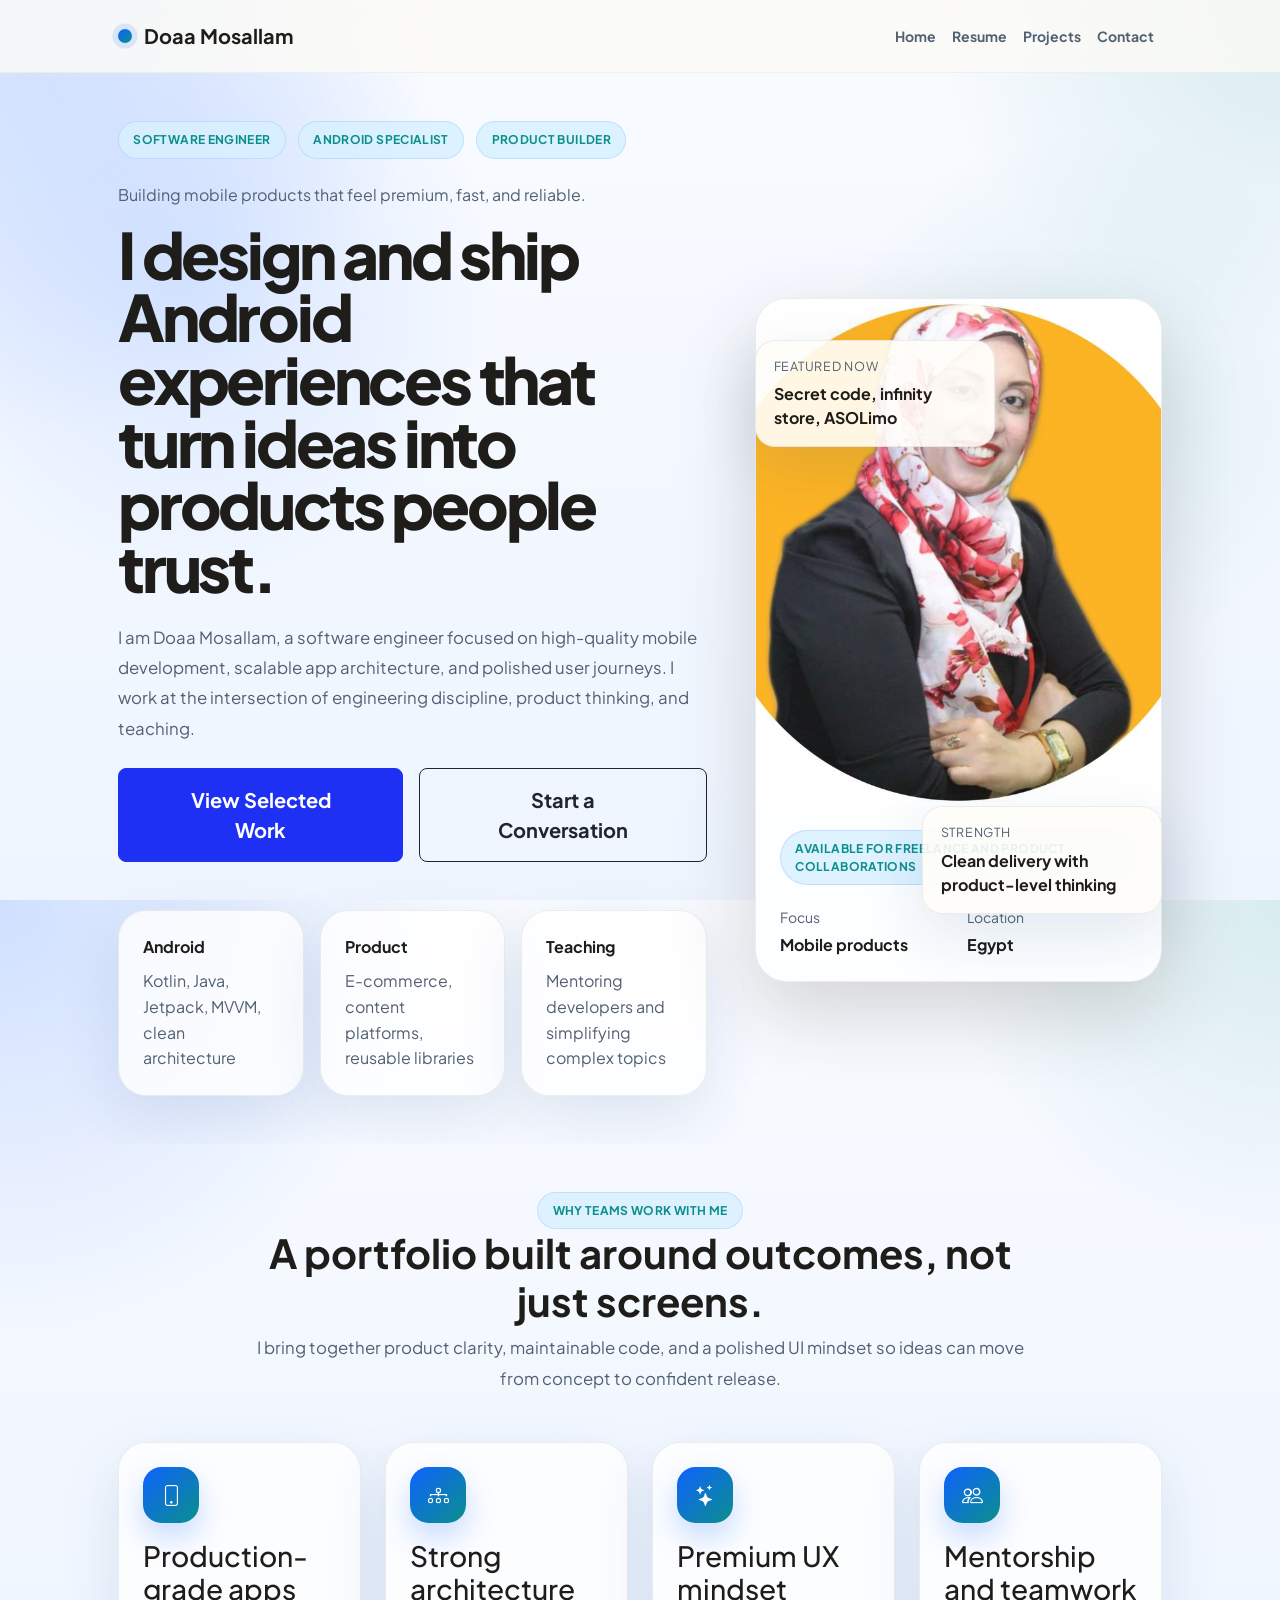
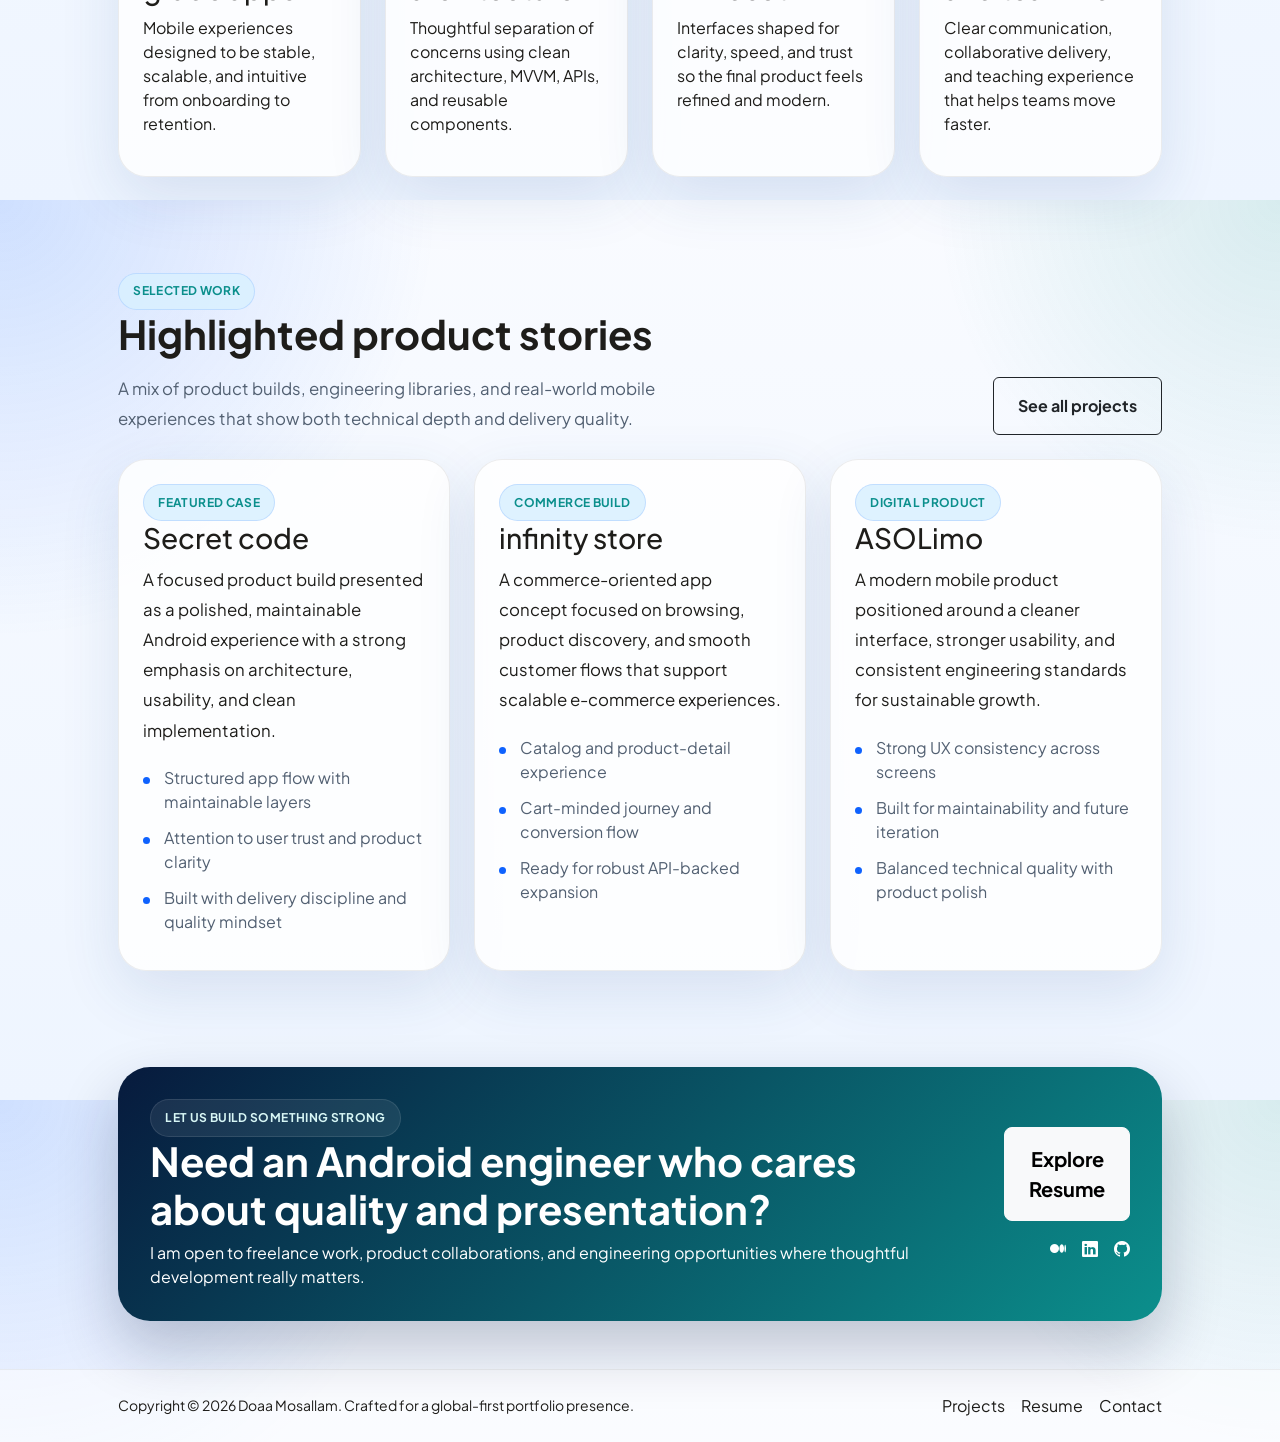
<file: index.html>
<!DOCTYPE html>
<html lang="en">
    <head>
        <meta charset="utf-8" />
        <meta name="viewport" content="width=device-width, initial-scale=1, shrink-to-fit=no" />
        <meta
            name="description"
            content="Doaa Mosallam is a software engineer and Android developer building polished mobile products, scalable app architecture, and human-centered digital experiences."
        />
        <meta name="author" content="Doaa Mosallam" />
        <title>Doaa Mosallam | Software Engineer & Android Developer</title>
        <link rel="icon" type="image/x-icon" href="assets/favicon.ico" />
        <link rel="preconnect" href="https://fonts.googleapis.com" />
        <link rel="preconnect" href="https://fonts.gstatic.com" crossorigin />
        <link
            href="https://fonts.googleapis.com/css2?family=Plus+Jakarta+Sans:wght@100;200;300;400;500;600;700;800;900&amp;display=swap"
            rel="stylesheet"
        />
        <link href="https://cdn.jsdelivr.net/npm/bootstrap-icons@1.8.1/font/bootstrap-icons.css" rel="stylesheet" />
        <link href="css/styles.css" rel="stylesheet" />
    </head>
    <body class="d-flex flex-column site-shell">
        <main class="flex-shrink-0">
            <nav class="navbar navbar-expand-lg navbar-light glass-nav py-3">
                <div class="container px-4 px-lg-5">
                    <a class="navbar-brand brand-mark" href="index.html">
                        <span class="brand-dot"></span>
                        <span class="fw-bolder">Doaa Mosallam</span>
                    </a>
                    <button
                        class="navbar-toggler"
                        type="button"
                        data-bs-toggle="collapse"
                        data-bs-target="#navbarSupportedContent"
                        aria-controls="navbarSupportedContent"
                        aria-expanded="false"
                        aria-label="Toggle navigation"
                    >
                        <span class="navbar-toggler-icon"></span>
                    </button>
                    <div class="collapse navbar-collapse" id="navbarSupportedContent">
                        <ul class="navbar-nav ms-auto mb-2 mb-lg-0 small fw-bolder">
                            <li class="nav-item"><a class="nav-link" href="index.html">Home</a></li>
                            <li class="nav-item"><a class="nav-link" href="resume.html">Resume</a></li>
                            <li class="nav-item"><a class="nav-link" href="projects.html">Projects</a></li>
                            <li class="nav-item"><a class="nav-link" href="contact.html">Contact</a></li>
                        </ul>
                    </div>
                </div>
            </nav>

            <header class="hero-section">
                <div class="container px-4 px-lg-5 py-5">
                    <div class="row align-items-center g-5">
                        <div class="col-xl-7" data-reveal>
                            <div class="eyebrow-pill mb-4">
                                <span>Software Engineer</span>
                                <span>Android Specialist</span>
                                <span>Product Builder</span>
                            </div>
                            <p class="hero-kicker mb-3">Building mobile products that feel premium, fast, and reliable.</p>
                            <h1 class="hero-title mb-4">
                                I design and ship Android experiences that turn ideas into products people trust.
                            </h1>
                            <p class="hero-copy mb-4">
                                I am Doaa Mosallam, a software engineer focused on high-quality mobile development,
                                scalable app architecture, and polished user journeys. I work at the intersection of
                                engineering discipline, product thinking, and teaching.
                            </p>
                            <div class="d-flex flex-column flex-sm-row gap-3 mb-5">
                                <a class="btn btn-primary btn-lg px-5 py-3 fw-bolder" href="projects.html">View Selected Work</a>
                                <a class="btn btn-outline-dark btn-lg px-5 py-3 fw-bolder" href="contact.html">Start a Conversation</a>
                            </div>
                            <div class="hero-metrics">
                                <div class="metric-card" data-reveal>
                                    <strong>Android</strong>
                                    <span>Kotlin, Java, Jetpack, MVVM, clean architecture</span>
                                </div>
                                <div class="metric-card" data-reveal>
                                    <strong>Product</strong>
                                    <span>E-commerce, content platforms, reusable libraries</span>
                                </div>
                                <div class="metric-card" data-reveal>
                                    <strong>Teaching</strong>
                                    <span>Mentoring developers and simplifying complex topics</span>
                                </div>
                            </div>
                        </div>
                        <div class="col-xl-5" data-reveal>
                            <div class="hero-visual">
                                <div class="profile-orbit orbit-one"></div>
                                <div class="profile-orbit orbit-two"></div>
                                <div class="profile-card">
                                    <img class="profile-img-modern" src="assets/profile.jpg" alt="Portrait of Doaa Mosallam" />
                                    <div class="profile-card-body">
                                        <span class="status-badge">Available for freelance and product collaborations</span>
                                        <div class="signature-grid">
                                            <div>
                                                <small>Focus</small>
                                                <strong>Mobile products</strong>
                                            </div>
                                            <div>
                                                <small>Location</small>
                                                <strong>Egypt</strong>
                                            </div>
                                        </div>
                                    </div>
                                </div>
                                <div class="floating-panel panel-top">
                                    <span>Featured now</span>
                                    <strong>Secret code, infinity store, ASOLimo</strong>
                                </div>
                                <div class="floating-panel panel-bottom">
                                    <span>Strength</span>
                                    <strong>Clean delivery with product-level thinking</strong>
                                </div>
                            </div>
                        </div>
                    </div>
                </div>
            </header>

            <section class="py-5">
                <div class="container px-4 px-lg-5">
                    <div class="section-heading text-center mx-auto mb-5" data-reveal>
                        <span class="section-tag">Why teams work with me</span>
                        <h2 class="display-6 fw-bolder">A portfolio built around outcomes, not just screens.</h2>
                        <p class="section-copy">
                            I bring together product clarity, maintainable code, and a polished UI mindset so ideas can
                            move from concept to confident release.
                        </p>
                    </div>
                    <div class="row g-4">
                        <div class="col-md-6 col-xl-3" data-reveal>
                            <div class="feature-panel h-100">
                                <div class="feature-icon"><i class="bi bi-phone"></i></div>
                                <h3>Production-grade apps</h3>
                                <p>Mobile experiences designed to be stable, scalable, and intuitive from onboarding to retention.</p>
                            </div>
                        </div>
                        <div class="col-md-6 col-xl-3" data-reveal>
                            <div class="feature-panel h-100">
                                <div class="feature-icon"><i class="bi bi-diagram-3"></i></div>
                                <h3>Strong architecture</h3>
                                <p>Thoughtful separation of concerns using clean architecture, MVVM, APIs, and reusable components.</p>
                            </div>
                        </div>
                        <div class="col-md-6 col-xl-3" data-reveal>
                            <div class="feature-panel h-100">
                                <div class="feature-icon"><i class="bi bi-stars"></i></div>
                                <h3>Premium UX mindset</h3>
                                <p>Interfaces shaped for clarity, speed, and trust so the final product feels refined and modern.</p>
                            </div>
                        </div>
                        <div class="col-md-6 col-xl-3" data-reveal>
                            <div class="feature-panel h-100">
                                <div class="feature-icon"><i class="bi bi-people"></i></div>
                                <h3>Mentorship and teamwork</h3>
                                <p>Clear communication, collaborative delivery, and teaching experience that helps teams move faster.</p>
                            </div>
                        </div>
                    </div>
                </div>
            </section>

            <section class="py-5">
                <div class="container px-4 px-lg-5">
                    <div class="row align-items-end justify-content-between g-4 mb-4">
                        <div class="col-lg-7" data-reveal>
                            <span class="section-tag">Selected work</span>
                            <h2 class="display-6 fw-bolder mb-3">Highlighted product stories</h2>
                            <p class="section-copy mb-0">
                                A mix of product builds, engineering libraries, and real-world mobile experiences that
                                show both technical depth and delivery quality.
                            </p>
                        </div>
                        <div class="col-lg-auto" data-reveal>
                            <a class="btn btn-outline-dark px-4 py-3 fw-bolder" href="projects.html">See all projects</a>
                        </div>
                    </div>
                    <div class="row g-4">
                        <div class="col-lg-4" data-reveal>
                            <article class="project-spotlight h-100">
                                <span class="project-label">Featured Case</span>
                                <h3>Secret code</h3>
                                <p>
                                    A focused product build presented as a polished, maintainable Android experience with
                                    a strong emphasis on architecture, usability, and clean implementation.
                                </p>
                                <ul class="project-points">
                                    <li>Structured app flow with maintainable layers</li>
                                    <li>Attention to user trust and product clarity</li>
                                    <li>Built with delivery discipline and quality mindset</li>
                                </ul>
                            </article>
                        </div>
                        <div class="col-lg-4" data-reveal>
                            <article class="project-spotlight h-100">
                                <span class="project-label">Commerce Build</span>
                                <h3>infinity store</h3>
                                <p>
                                    A commerce-oriented app concept focused on browsing, product discovery, and smooth
                                    customer flows that support scalable e-commerce experiences.
                                </p>
                                <ul class="project-points">
                                    <li>Catalog and product-detail experience</li>
                                    <li>Cart-minded journey and conversion flow</li>
                                    <li>Ready for robust API-backed expansion</li>
                                </ul>
                            </article>
                        </div>
                        <div class="col-lg-4" data-reveal>
                            <article class="project-spotlight h-100">
                                <span class="project-label">Digital Product</span>
                                <h3>ASOLimo</h3>
                                <p>
                                    A modern mobile product positioned around a cleaner interface, stronger usability,
                                    and consistent engineering standards for sustainable growth.
                                </p>
                                <ul class="project-points">
                                    <li>Strong UX consistency across screens</li>
                                    <li>Built for maintainability and future iteration</li>
                                    <li>Balanced technical quality with product polish</li>
                                </ul>
                            </article>
                        </div>
                    </div>
                </div>
            </section>

            <section class="py-5">
                <div class="container px-4 px-lg-5">
                    <div class="cta-banner" data-reveal>
                        <div>
                            <span class="section-tag">Let us build something strong</span>
                            <h2 class="display-6 fw-bolder mb-2">Need an Android engineer who cares about quality and presentation?</h2>
                            <p class="mb-0">
                                I am open to freelance work, product collaborations, and engineering opportunities where
                                thoughtful development really matters.
                            </p>
                        </div>
                        <div class="cta-actions">
                            <a class="btn btn-light btn-lg px-4 py-3 fw-bolder" href="resume.html">Explore Resume</a>
                            <div class="social-links">
                                <a aria-label="Medium" href="https://medium.com/@doaamosalam9"><i class="bi bi-medium"></i></a>
                                <a aria-label="LinkedIn" href="https://www.linkedin.com/in/doaa-mosallam-996b58232"><i class="bi bi-linkedin"></i></a>
                                <a aria-label="GitHub" href="https://github.com/DoaaMosalam"><i class="bi bi-github"></i></a>
                            </div>
                        </div>
                    </div>
                </div>
            </section>
        </main>

        <footer class="site-footer py-4 mt-auto">
            <div class="container px-4 px-lg-5">
                <div class="row align-items-center justify-content-between g-3">
                    <div class="col-md-auto">
                        <div class="small m-0">Copyright &copy; <span id="currentYear">2026</span> Doaa Mosallam. Crafted for a global-first portfolio presence.</div>
                    </div>
                    <div class="col-md-auto">
                        <div class="footer-links">
                            <a href="projects.html">Projects</a>
                            <a href="resume.html">Resume</a>
                            <a href="contact.html">Contact</a>
                        </div>
                    </div>
                </div>
            </div>
        </footer>

        <script src="https://cdn.jsdelivr.net/npm/bootstrap@5.2.3/dist/js/bootstrap.bundle.min.js"></script>
        <script src="js/scripts.js"></script>
    </body>
</html>
</file>
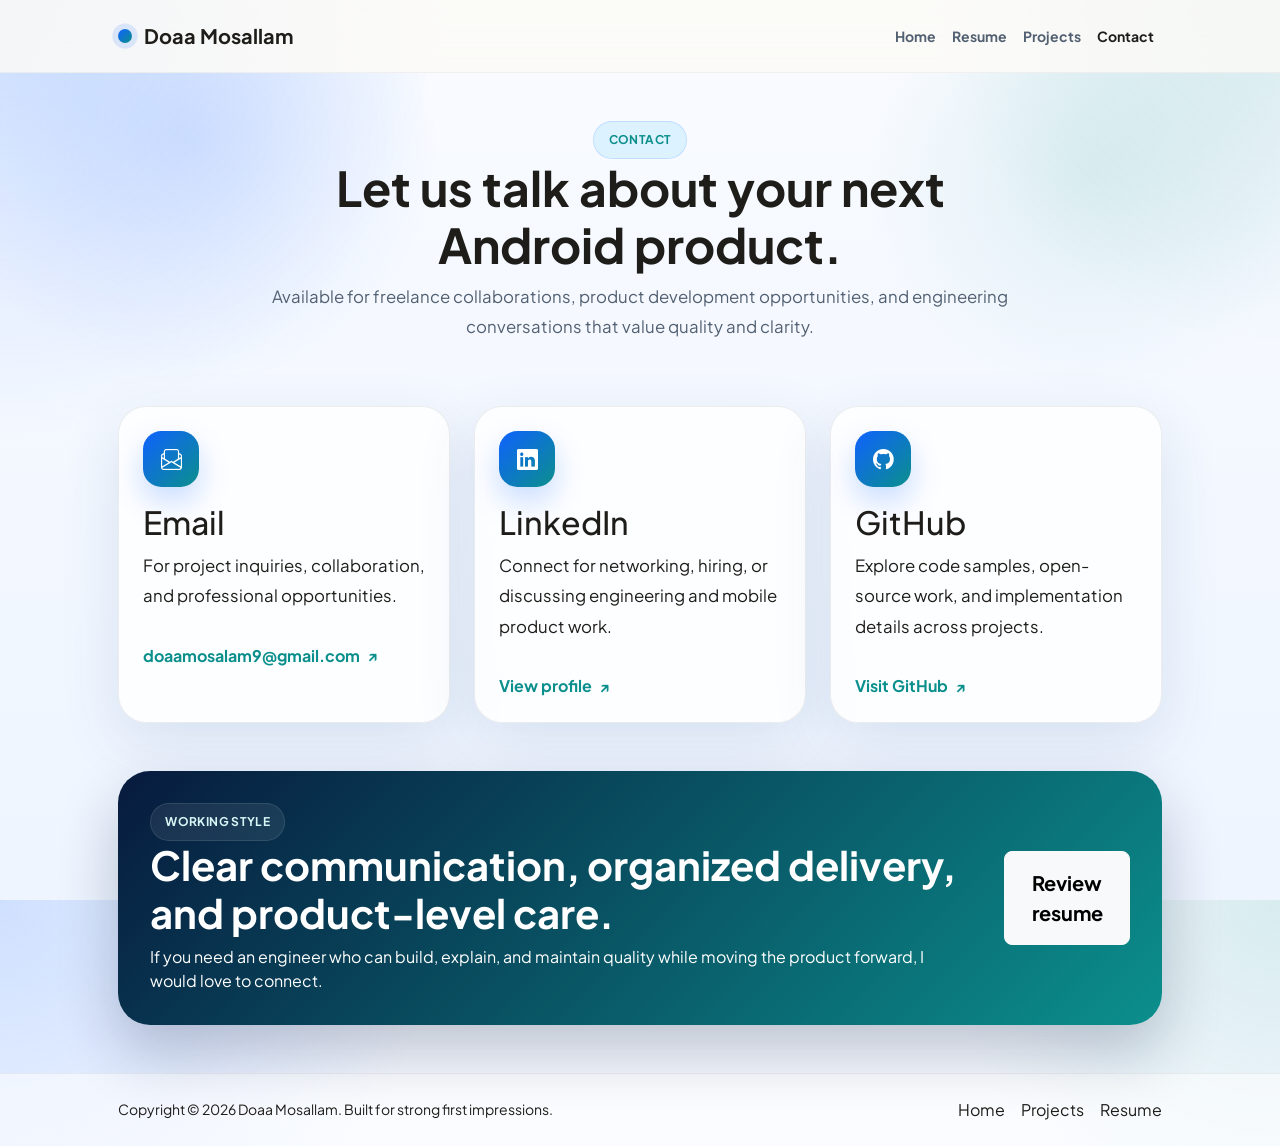
<file: contact.html>
<!DOCTYPE html>
<html lang="en">
    <head>
        <meta charset="utf-8" />
        <meta name="viewport" content="width=device-width, initial-scale=1, shrink-to-fit=no" />
        <meta
            name="description"
            content="Contact Doaa Mosallam for freelance Android development, collaboration opportunities, and product-focused software engineering work."
        />
        <meta name="author" content="Doaa Mosallam" />
        <title>Contact | Doaa Mosallam</title>
        <link rel="icon" type="image/x-icon" href="assets/favicon.ico" />
        <link rel="preconnect" href="https://fonts.googleapis.com" />
        <link rel="preconnect" href="https://fonts.gstatic.com" crossorigin />
        <link
            href="https://fonts.googleapis.com/css2?family=Plus+Jakarta+Sans:wght@100;200;300;400;500;600;700;800;900&amp;display=swap"
            rel="stylesheet"
        />
        <link href="https://cdn.jsdelivr.net/npm/bootstrap-icons@1.8.1/font/bootstrap-icons.css" rel="stylesheet" />
        <link href="css/styles.css" rel="stylesheet" />
    </head>
    <body class="d-flex flex-column site-shell">
        <main class="flex-shrink-0">
            <nav class="navbar navbar-expand-lg navbar-light glass-nav py-3">
                <div class="container px-4 px-lg-5">
                    <a class="navbar-brand brand-mark" href="index.html">
                        <span class="brand-dot"></span>
                        <span class="fw-bolder">Doaa Mosallam</span>
                    </a>
                    <button
                        class="navbar-toggler"
                        type="button"
                        data-bs-toggle="collapse"
                        data-bs-target="#navbarSupportedContent"
                        aria-controls="navbarSupportedContent"
                        aria-expanded="false"
                        aria-label="Toggle navigation"
                    >
                        <span class="navbar-toggler-icon"></span>
                    </button>
                    <div class="collapse navbar-collapse" id="navbarSupportedContent">
                        <ul class="navbar-nav ms-auto mb-2 mb-lg-0 small fw-bolder">
                            <li class="nav-item"><a class="nav-link" href="index.html">Home</a></li>
                            <li class="nav-item"><a class="nav-link" href="resume.html">Resume</a></li>
                            <li class="nav-item"><a class="nav-link" href="projects.html">Projects</a></li>
                            <li class="nav-item"><a class="nav-link active" href="contact.html">Contact</a></li>
                        </ul>
                    </div>
                </div>
            </nav>

            <section class="page-hero">
                <div class="container px-4 px-lg-5 py-5">
                    <div class="section-heading text-center mx-auto" data-reveal>
                        <span class="section-tag">Contact</span>
                        <h1 class="display-5 fw-bolder">Let us talk about your next Android product.</h1>
                        <p class="section-copy">
                            Available for freelance collaborations, product development opportunities, and engineering conversations that value quality and clarity.
                        </p>
                    </div>
                </div>
            </section>

            <section class="pb-5">
                <div class="container px-4 px-lg-5">
                    <div class="row g-4">
                        <div class="col-lg-4" data-reveal>
                            <div class="contact-panel h-100">
                                <div class="feature-icon"><i class="bi bi-envelope-paper"></i></div>
                                <h2>Email</h2>
                                <p>For project inquiries, collaboration, and professional opportunities.</p>
                                <a class="project-link" href="mailto:doaamosalam.dev@gmail.com">doaamosalam9@gmail.com</a>
                            </div>
                        </div>
                        <div class="col-lg-4" data-reveal>
                            <div class="contact-panel h-100">
                                <div class="feature-icon"><i class="bi bi-linkedin"></i></div>
                                <h2>LinkedIn</h2>
                                <p>Connect for networking, hiring, or discussing engineering and mobile product work.</p>
                                <a class="project-link" href="https://www.linkedin.com/in/doaa-mosallam-996b58232">View profile</a>
                            </div>
                        </div>
                        <div class="col-lg-4" data-reveal>
                            <div class="contact-panel h-100">
                                <div class="feature-icon"><i class="bi bi-github"></i></div>
                                <h2>GitHub</h2>
                                <p>Explore code samples, open-source work, and implementation details across projects.</p>
                                <a class="project-link" href="https://github.com/DoaaMosalam">Visit GitHub</a>
                            </div>
                        </div>
                    </div>

                    <div class="cta-banner mt-5" data-reveal>
                        <div>
                            <span class="section-tag">Working style</span>
                            <h2 class="display-6 fw-bolder mb-2">Clear communication, organized delivery, and product-level care.</h2>
                            <p class="mb-0">
                                If you need an engineer who can build, explain, and maintain quality while moving the product forward, I would love to connect.
                            </p>
                        </div>
                        <div class="cta-actions">
                            <a class="btn btn-light btn-lg px-4 py-3 fw-bolder" href="resume.html">Review resume</a>
                        </div>
                    </div>
                </div>
            </section>
        </main>

        <footer class="site-footer py-4 mt-auto">
            <div class="container px-4 px-lg-5">
                <div class="row align-items-center justify-content-between g-3">
                    <div class="col-md-auto">
                        <div class="small m-0">Copyright &copy; <span id="currentYear">2026</span> Doaa Mosallam. Built for strong first impressions.</div>
                    </div>
                    <div class="col-md-auto">
                        <div class="footer-links">
                            <a href="index.html">Home</a>
                            <a href="projects.html">Projects</a>
                            <a href="resume.html">Resume</a>
                        </div>
                    </div>
                </div>
            </div>
        </footer>

        <script src="https://cdn.jsdelivr.net/npm/bootstrap@5.2.3/dist/js/bootstrap.bundle.min.js"></script>
        <script src="js/scripts.js"></script>
    </body>
</html>
</file>
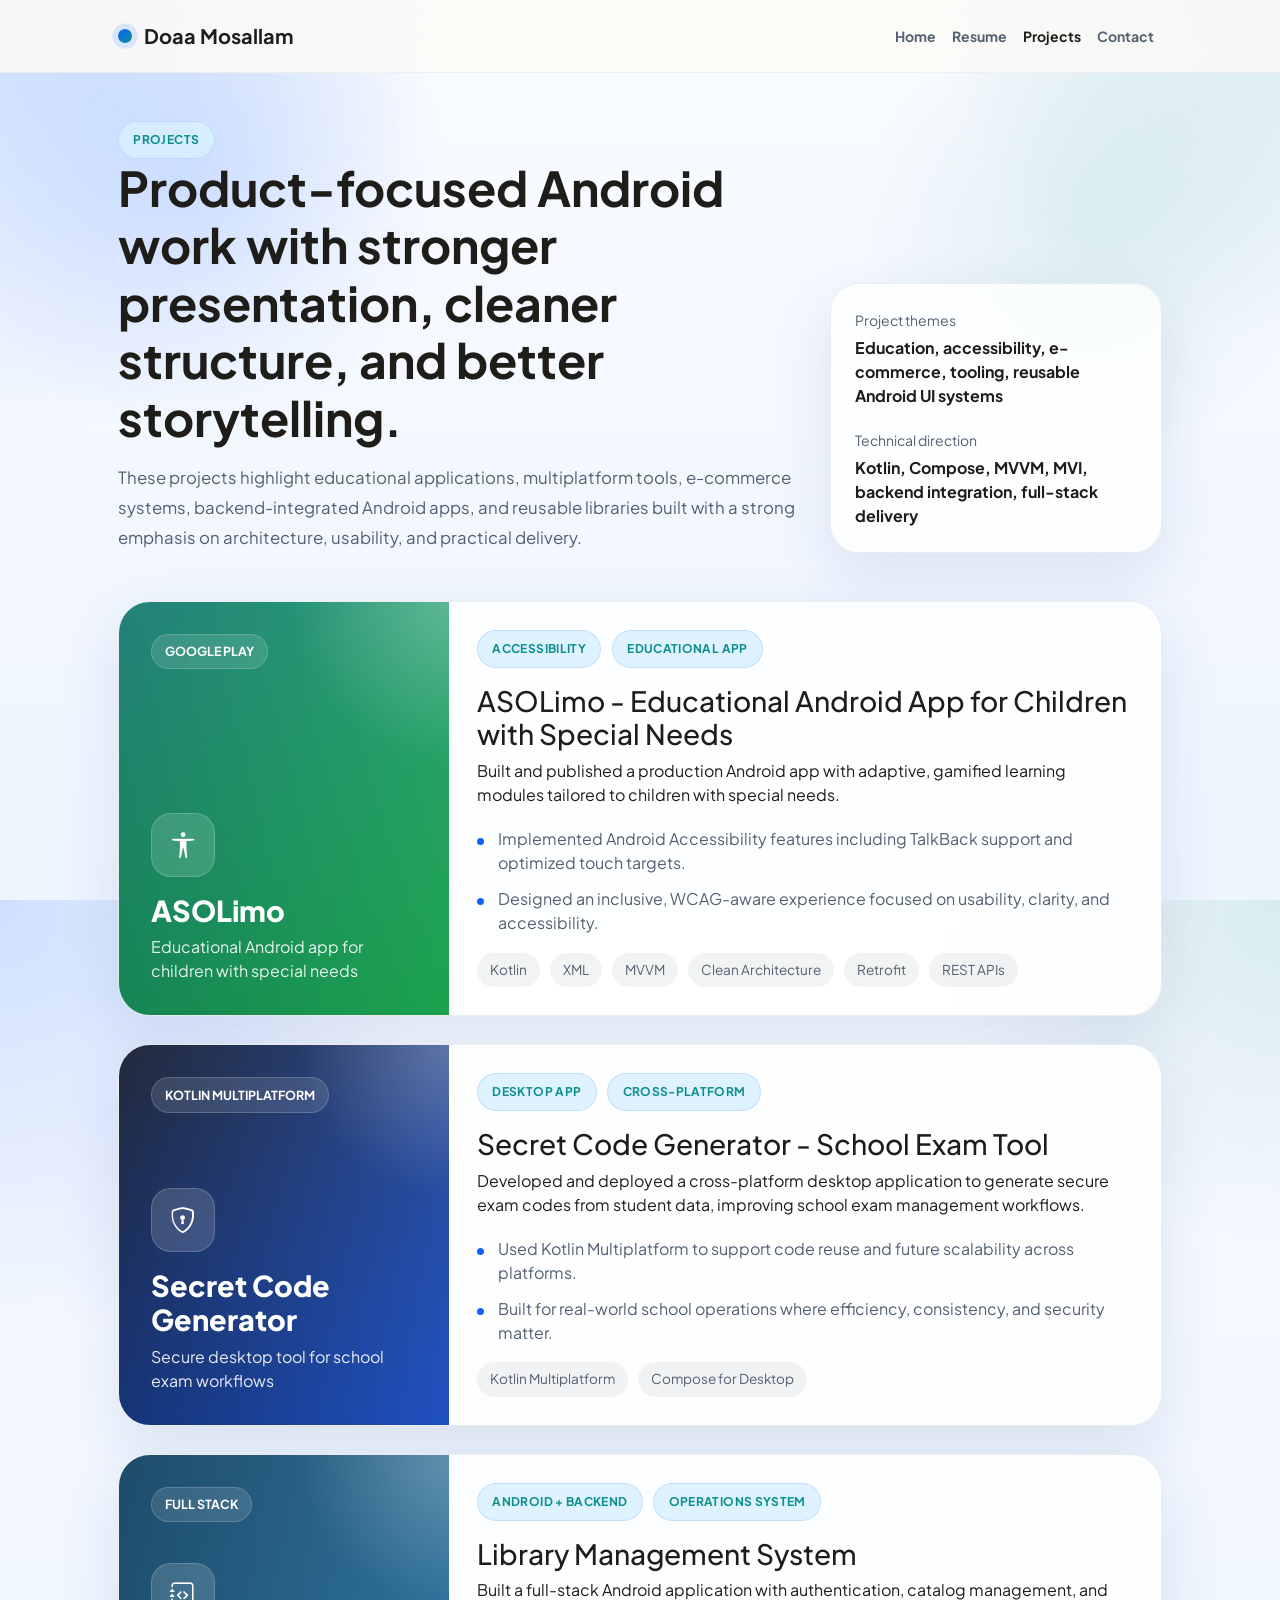
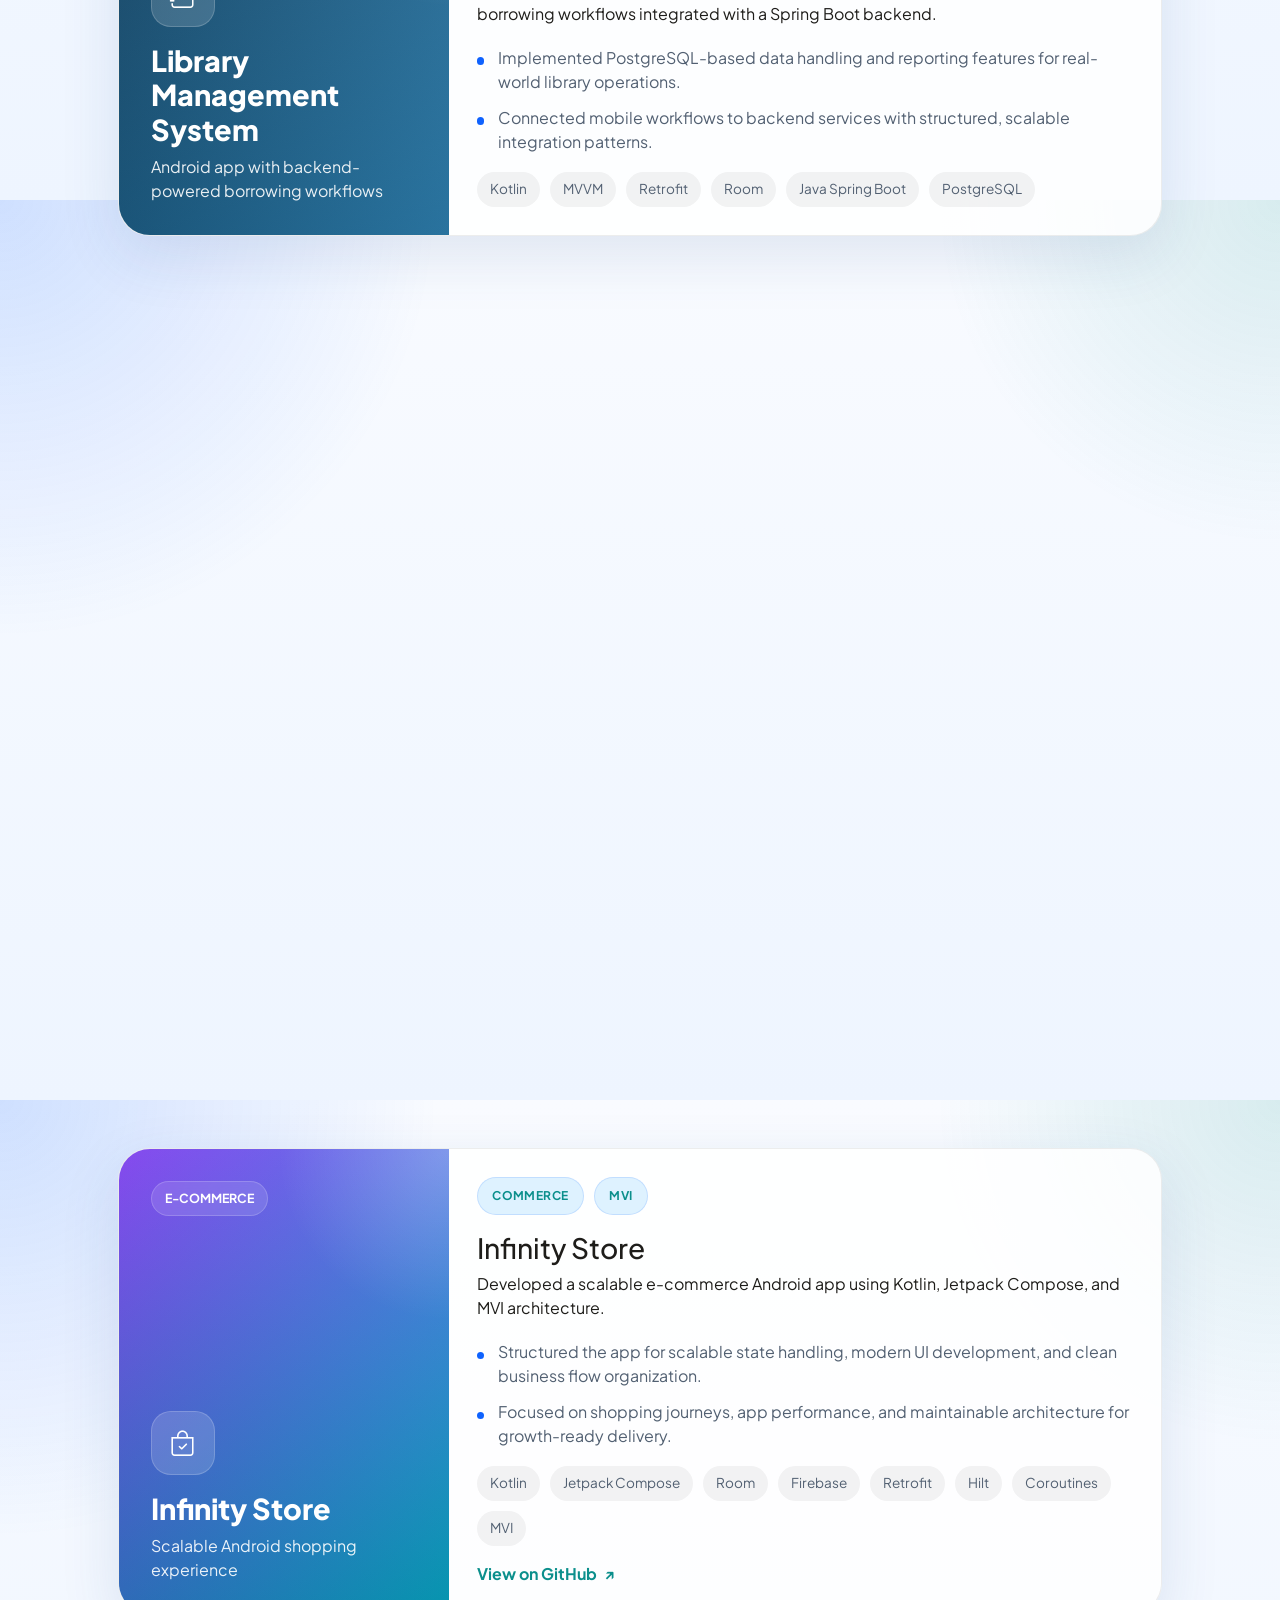
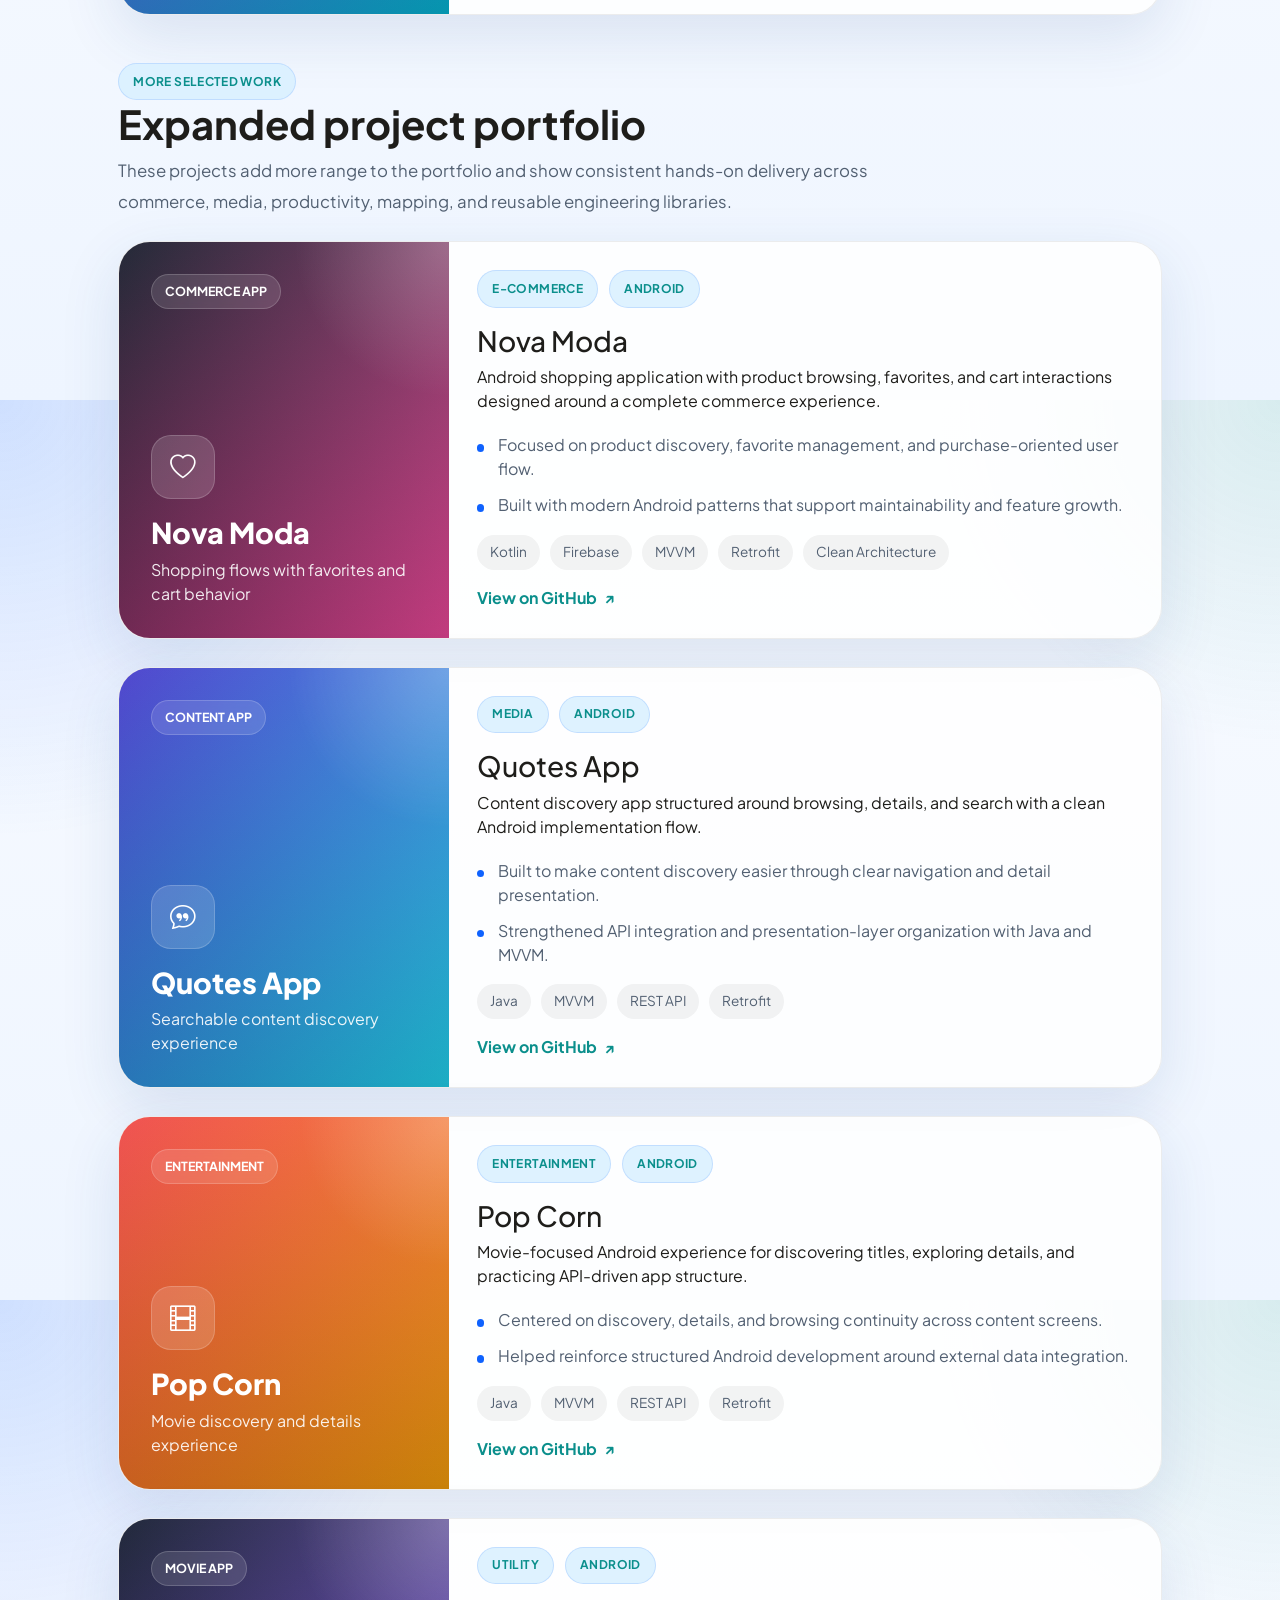
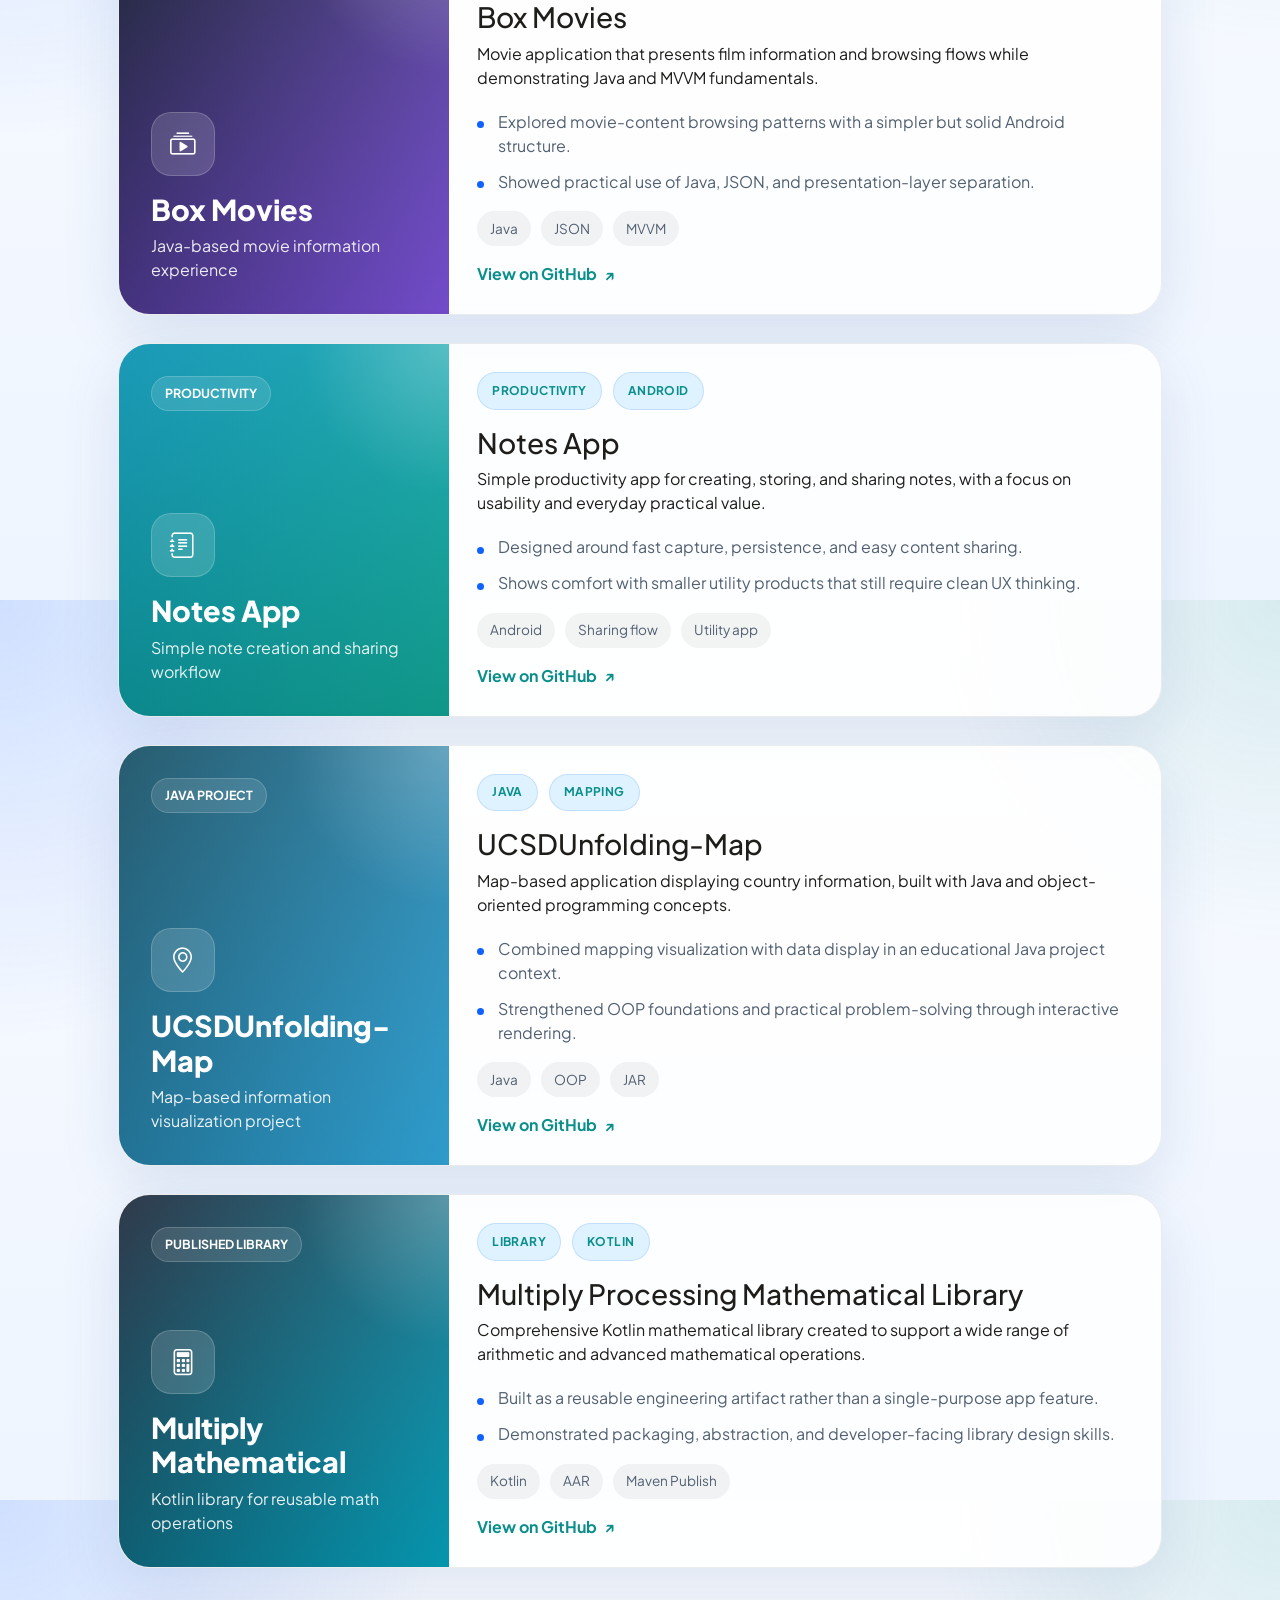
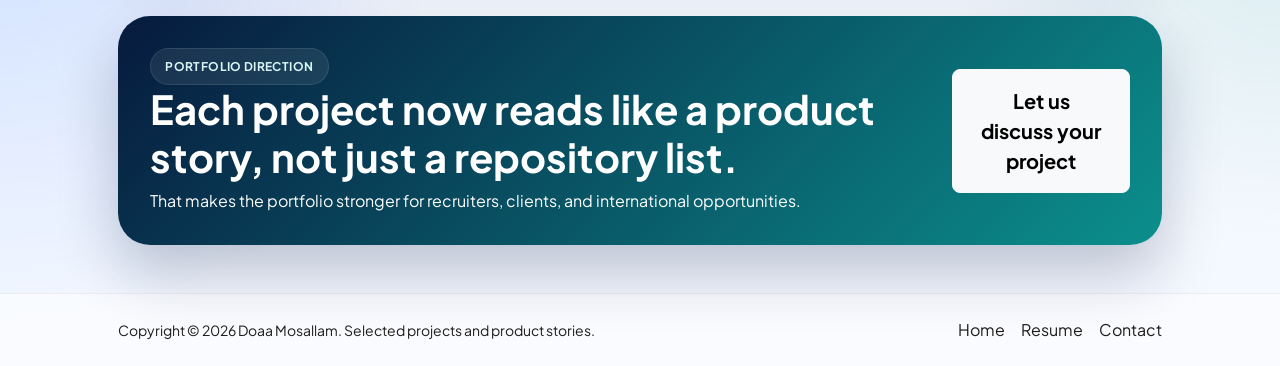
<file: projects.html>
<!DOCTYPE html>
<html lang="en">
<head>
    <meta charset="utf-8" />
    <meta name="viewport" content="width=device-width, initial-scale=1, shrink-to-fit=no" />
    <meta name="description" content="Selected Android and software engineering projects by Doaa Mosallam, including educational apps, e-commerce systems, libraries, and multiplatform tools." />
    <meta name="author" content="Doaa Mosallam" />
    <title>Projects | Doaa Mosallam</title>
    <link rel="icon" type="image/x-icon" href="assets/favicon.ico" />
    <link rel="preconnect" href="https://fonts.googleapis.com" />
    <link rel="preconnect" href="https://fonts.gstatic.com" crossorigin />
    <link href="https://fonts.googleapis.com/css2?family=Plus+Jakarta+Sans:wght@100;200;300;400;500;600;700;800;900&amp;display=swap" rel="stylesheet" />
    <link href="https://cdn.jsdelivr.net/npm/bootstrap-icons@1.8.1/font/bootstrap-icons.css" rel="stylesheet" />
    <link href="css/styles.css" rel="stylesheet" />
</head>
<body class="d-flex flex-column site-shell">
<main class="flex-shrink-0">
    <nav class="navbar navbar-expand-lg navbar-light glass-nav py-3">
        <div class="container px-4 px-lg-5">
            <a class="navbar-brand brand-mark" href="index.html"><span class="brand-dot"></span><span class="fw-bolder">Doaa Mosallam</span></a>
            <button class="navbar-toggler" type="button" data-bs-toggle="collapse" data-bs-target="#navbarSupportedContent" aria-controls="navbarSupportedContent" aria-expanded="false" aria-label="Toggle navigation"><span class="navbar-toggler-icon"></span></button>
            <div class="collapse navbar-collapse" id="navbarSupportedContent">
                <ul class="navbar-nav ms-auto mb-2 mb-lg-0 small fw-bolder">
                    <li class="nav-item"><a class="nav-link" href="index.html">Home</a></li>
                    <li class="nav-item"><a class="nav-link" href="resume.html">Resume</a></li>
                    <li class="nav-item"><a class="nav-link active" href="projects.html">Projects</a></li>
                    <li class="nav-item"><a class="nav-link" href="contact.html">Contact</a></li>
                </ul>
            </div>
        </div>
    </nav>

    <section class="page-hero">
        <div class="container px-4 px-lg-5 py-5">
            <div class="row justify-content-between align-items-end g-4">
                <div class="col-lg-8" data-reveal>
                    <span class="section-tag">Projects</span>
                    <h1 class="display-5 fw-bolder mb-3">Product-focused Android work with stronger presentation, cleaner structure, and better storytelling.</h1>
                    <p class="section-copy mb-0">
                        These projects highlight educational applications, multiplatform tools, e-commerce systems,
                        backend-integrated Android apps, and reusable libraries built with a strong emphasis on architecture,
                        usability, and practical delivery.
                    </p>
                </div>
                <div class="col-lg-4" data-reveal>
                    <div class="summary-panel">
                        <div>
                            <small>Project themes</small>
                            <strong>Education, accessibility, e-commerce, tooling, reusable Android UI systems</strong>
                        </div>
                        <div>
                            <small>Technical direction</small>
                            <strong>Kotlin, Compose, MVVM, MVI, backend integration, full-stack delivery</strong>
                        </div>
                    </div>
                </div>
            </div>
        </div>
    </section>

    <section class="pb-5">
        <div class="container px-4 px-lg-5">
            <div class="projects-grid">
                <article class="project-showcase" data-reveal>
                    <div class="project-cover cover-asolimo">
                        <span class="cover-badge">Google Play</span>
                        <div class="cover-icon"><i class="bi bi-universal-access"></i></div>
                        <h2>ASOLimo</h2>
                        <p>Educational Android app for children with special needs</p>
                    </div>
                    <div class="project-showcase-body">
                        <div class="case-topline">
                            <span>Accessibility</span>
                            <span>Educational app</span>
                        </div>
                        <h3>ASOLimo - Educational Android App for Children with Special Needs</h3>
                        <p>Built and published a production Android app with adaptive, gamified learning modules tailored to children with special needs.</p>
                        <ul class="project-points">
                            <li>Implemented Android Accessibility features including TalkBack support and optimized touch targets.</li>
                            <li>Designed an inclusive, WCAG-aware experience focused on usability, clarity, and accessibility.</li>
                        </ul>
                        <div class="case-meta">
                            <span>Kotlin</span>
                            <span>XML</span>
                            <span>MVVM</span>
                            <span>Clean Architecture</span>
                            <span>Retrofit</span>
                            <span>REST APIs</span>
                        </div>
                    </div>
                </article>

                <article class="project-showcase" data-reveal>
                    <div class="project-cover cover-secret">
                        <span class="cover-badge">Kotlin Multiplatform</span>
                        <div class="cover-icon"><i class="bi bi-shield-lock"></i></div>
                        <h2>Secret Code Generator</h2>
                        <p>Secure desktop tool for school exam workflows</p>
                    </div>
                    <div class="project-showcase-body">
                        <div class="case-topline">
                            <span>Desktop app</span>
                            <span>Cross-platform</span>
                        </div>
                        <h3>Secret Code Generator - School Exam Tool</h3>
                        <p>Developed and deployed a cross-platform desktop application to generate secure exam codes from student data, improving school exam management workflows.</p>
                        <ul class="project-points">
                            <li>Used Kotlin Multiplatform to support code reuse and future scalability across platforms.</li>
                            <li>Built for real-world school operations where efficiency, consistency, and security matter.</li>
                        </ul>
                        <div class="case-meta">
                            <span>Kotlin Multiplatform</span>
                            <span>Compose for Desktop</span>
                        </div>
                    </div>
                </article>

                <article class="project-showcase" data-reveal>
                    <div class="project-cover cover-library">
                        <span class="cover-badge">Full stack</span>
                        <div class="cover-icon"><i class="bi bi-journal-code"></i></div>
                        <h2>Library Management System</h2>
                        <p>Android app with backend-powered borrowing workflows</p>
                    </div>
                    <div class="project-showcase-body">
                        <div class="case-topline">
                            <span>Android + backend</span>
                            <span>Operations system</span>
                        </div>
                        <h3>Library Management System</h3>
                        <p>Built a full-stack Android application with authentication, catalog management, and borrowing workflows integrated with a Spring Boot backend.</p>
                        <ul class="project-points">
                            <li>Implemented PostgreSQL-based data handling and reporting features for real-world library operations.</li>
                            <li>Connected mobile workflows to backend services with structured, scalable integration patterns.</li>
                        </ul>
                        <div class="case-meta">
                            <span>Kotlin</span>
                            <span>MVVM</span>
                            <span>Retrofit</span>
                            <span>Room</span>
                            <span>Java Spring Boot</span>
                            <span>PostgreSQL</span>
                        </div>
                    </div>
                </article>

                <article class="project-showcase" data-reveal>
                    <div class="project-cover cover-compose">
                        <span class="cover-badge">Published Library</span>
                        <div class="cover-icon"><i class="bi bi-box-seam"></i></div>
                        <h2>Playground_compose</h2>
                        <p>Reusable Compose UI components published to Maven</p>
                    </div>
                    <div class="project-showcase-body">
                        <div class="case-topline">
                            <span>Open source</span>
                            <span>Compose</span>
                        </div>
                        <h3>Playground_compose - Published Android UI Library</h3>
                        <p>Developed and published an open-source Jetpack Compose UI library to Maven, enabling reusable and scalable UI components.</p>
                        <ul class="project-points">
                            <li>Demonstrated advanced Compose practices with a distribution-ready Android library.</li>
                            <li>Contributed reusable UI patterns to the Android developer community.</li>
                        </ul>
                        <div class="case-meta">
                            <span>Kotlin</span>
                            <span>Jetpack Compose</span>
                            <span>AAR</span>
                            <span>Maven</span>
                        </div>
                        <a class="project-link" href="https://github.com/DoaaMosalam/playground_compose">View on GitHub</a>
                    </div>
                </article>

                <article class="project-showcase" data-reveal>
                    <div class="project-cover cover-almajd">
                        <span class="cover-badge">Google Play</span>
                        <div class="cover-icon"><i class="bi bi-mortarboard"></i></div>
                        <h2>Almajd Academy</h2>
                        <p>Android LMS app for student and teacher workflows</p>
                    </div>
                    <div class="project-showcase-body">
                        <div class="case-topline">
                            <span>Education</span>
                            <span>Production app</span>
                        </div>
                        <h3>Almajd Academy - Android LMS App</h3>
                        <p>Developed a production Android LMS application supporting student and teacher management, attendance tracking, and structured reporting systems.</p>
                        <ul class="project-points">
                            <li>Built for end-to-end educational workflows with maintainable architecture and real-time data handling.</li>
                            <li>Shipped an LMS experience aligned with practical school and academy needs.</li>
                        </ul>
                        <div class="case-meta">
                            <span>Kotlin</span>
                            <span>MVVM</span>
                            <span>Retrofit</span>
                            <span>Room</span>
                            <span>Firebase</span>
                        </div>
                        <a class="project-link" href="https://play.google.com/store/apps/details?id=com.elmajd.academy">View on Google Play</a>
                    </div>
                </article>

                <article class="project-showcase" data-reveal>
                    <div class="project-cover cover-infinity">
                        <span class="cover-badge">E-commerce</span>
                        <div class="cover-icon"><i class="bi bi-bag-check"></i></div>
                        <h2>Infinity Store</h2>
                        <p>Scalable Android shopping experience</p>
                    </div>
                    <div class="project-showcase-body">
                        <div class="case-topline">
                            <span>Commerce</span>
                            <span>MVI</span>
                        </div>
                        <h3>Infinity Store</h3>
                        <p>Developed a scalable e-commerce Android app using Kotlin, Jetpack Compose, and MVI architecture.</p>
                        <ul class="project-points">
                            <li>Structured the app for scalable state handling, modern UI development, and clean business flow organization.</li>
                            <li>Focused on shopping journeys, app performance, and maintainable architecture for growth-ready delivery.</li>
                        </ul>
                        <div class="case-meta">
                            <span>Kotlin</span>
                            <span>Jetpack Compose</span>
                            <span>Room</span>
                            <span>Firebase</span>
                            <span>Retrofit</span>
                            <span>Hilt</span>
                            <span>Coroutines</span>
                            <span>MVI</span>
                        </div>
                        <a class="project-link" href="https://github.com/DoaaMosalam/Infinity-Store-App/tree/master">View on GitHub</a>
                    </div>
                </article>
            </div>
        </div>
    </section>

    <section class="pb-5">
        <div class="container px-4 px-lg-5">
            <div class="section-heading mb-4" data-reveal>
                <span class="section-tag">More selected work</span>
                <h2 class="display-6 fw-bolder">Expanded project portfolio</h2>
                <p class="section-copy mb-0">
                    These projects add more range to the portfolio and show consistent hands-on delivery across commerce,
                    media, productivity, mapping, and reusable engineering libraries.
                </p>
            </div>

            <div class="projects-grid">
                <article class="project-showcase" data-reveal>
                    <div class="project-cover cover-novamoda">
                        <span class="cover-badge">Commerce app</span>
                        <div class="cover-icon"><i class="bi bi-heart"></i></div>
                        <h2>Nova Moda</h2>
                        <p>Shopping flows with favorites and cart behavior</p>
                    </div>
                    <div class="project-showcase-body">
                        <div class="case-topline">
                            <span>E-commerce</span>
                            <span>Android</span>
                        </div>
                        <h3>Nova Moda</h3>
                        <p>Android shopping application with product browsing, favorites, and cart interactions designed around a complete commerce experience.</p>
                        <ul class="project-points">
                            <li>Focused on product discovery, favorite management, and purchase-oriented user flow.</li>
                            <li>Built with modern Android patterns that support maintainability and feature growth.</li>
                        </ul>
                        <div class="case-meta">
                            <span>Kotlin</span>
                            <span>Firebase</span>
                            <span>MVVM</span>
                            <span>Retrofit</span>
                            <span>Clean Architecture</span>
                        </div>
                        <a class="project-link" href="https://github.com/DoaaMosalam/NovaModa/tree/home">View on GitHub</a>
                    </div>
                </article>

                <article class="project-showcase" data-reveal>
                    <div class="project-cover cover-quotes">
                        <span class="cover-badge">Content app</span>
                        <div class="cover-icon"><i class="bi bi-chat-quote"></i></div>
                        <h2>Quotes App</h2>
                        <p>Searchable content discovery experience</p>
                    </div>
                    <div class="project-showcase-body">
                        <div class="case-topline">
                            <span>Media</span>
                            <span>Android</span>
                        </div>
                        <h3>Quotes App</h3>
                        <p>Content discovery app structured around browsing, details, and search with a clean Android implementation flow.</p>
                        <ul class="project-points">
                            <li>Built to make content discovery easier through clear navigation and detail presentation.</li>
                            <li>Strengthened API integration and presentation-layer organization with Java and MVVM.</li>
                        </ul>
                        <div class="case-meta">
                            <span>Java</span>
                            <span>MVVM</span>
                            <span>REST API</span>
                            <span>Retrofit</span>
                        </div>
                        <a class="project-link" href="https://github.com/DoaaMosalam/Quotes-App">View on GitHub</a>
                    </div>
                </article>

                <article class="project-showcase" data-reveal>
                    <div class="project-cover cover-popcorn">
                        <span class="cover-badge">Entertainment</span>
                        <div class="cover-icon"><i class="bi bi-film"></i></div>
                        <h2>Pop Corn</h2>
                        <p>Movie discovery and details experience</p>
                    </div>
                    <div class="project-showcase-body">
                        <div class="case-topline">
                            <span>Entertainment</span>
                            <span>Android</span>
                        </div>
                        <h3>Pop Corn</h3>
                        <p>Movie-focused Android experience for discovering titles, exploring details, and practicing API-driven app structure.</p>
                        <ul class="project-points">
                            <li>Centered on discovery, details, and browsing continuity across content screens.</li>
                            <li>Helped reinforce structured Android development around external data integration.</li>
                        </ul>
                        <div class="case-meta">
                            <span>Java</span>
                            <span>MVVM</span>
                            <span>REST API</span>
                            <span>Retrofit</span>
                        </div>
                        <a class="project-link" href="https://github.com/DoaaMosalam/PopCorn">View on GitHub</a>
                    </div>
                </article>

                <article class="project-showcase" data-reveal>
                    <div class="project-cover cover-boxmovies">
                        <span class="cover-badge">Movie app</span>
                        <div class="cover-icon"><i class="bi bi-collection-play"></i></div>
                        <h2>Box Movies</h2>
                        <p>Java-based movie information experience</p>
                    </div>
                    <div class="project-showcase-body">
                        <div class="case-topline">
                            <span>Utility</span>
                            <span>Android</span>
                        </div>
                        <h3>Box Movies</h3>
                        <p>Movie application that presents film information and browsing flows while demonstrating Java and MVVM fundamentals.</p>
                        <ul class="project-points">
                            <li>Explored movie-content browsing patterns with a simpler but solid Android structure.</li>
                            <li>Showed practical use of Java, JSON, and presentation-layer separation.</li>
                        </ul>
                        <div class="case-meta">
                            <span>Java</span>
                            <span>JSON</span>
                            <span>MVVM</span>
                        </div>
                        <a class="project-link" href="https://github.com/DoaaMosalam/Box-Movies">View on GitHub</a>
                    </div>
                </article>

                <article class="project-showcase" data-reveal>
                    <div class="project-cover cover-notes">
                        <span class="cover-badge">Productivity</span>
                        <div class="cover-icon"><i class="bi bi-journal-text"></i></div>
                        <h2>Notes App</h2>
                        <p>Simple note creation and sharing workflow</p>
                    </div>
                    <div class="project-showcase-body">
                        <div class="case-topline">
                            <span>Productivity</span>
                            <span>Android</span>
                        </div>
                        <h3>Notes App</h3>
                        <p>Simple productivity app for creating, storing, and sharing notes, with a focus on usability and everyday practical value.</p>
                        <ul class="project-points">
                            <li>Designed around fast capture, persistence, and easy content sharing.</li>
                            <li>Shows comfort with smaller utility products that still require clean UX thinking.</li>
                        </ul>
                        <div class="case-meta">
                            <span>Android</span>
                            <span>Sharing flow</span>
                            <span>Utility app</span>
                        </div>
                        <a class="project-link" href="https://github.com/DoaaMosalam/Notes-App">View on GitHub</a>
                    </div>
                </article>

                <article class="project-showcase" data-reveal>
                    <div class="project-cover cover-ucsd">
                        <span class="cover-badge">Java project</span>
                        <div class="cover-icon"><i class="bi bi-geo-alt"></i></div>
                        <h2>UCSDUnfolding-Map</h2>
                        <p>Map-based information visualization project</p>
                    </div>
                    <div class="project-showcase-body">
                        <div class="case-topline">
                            <span>Java</span>
                            <span>Mapping</span>
                        </div>
                        <h3>UCSDUnfolding-Map</h3>
                        <p>Map-based application displaying country information, built with Java and object-oriented programming concepts.</p>
                        <ul class="project-points">
                            <li>Combined mapping visualization with data display in an educational Java project context.</li>
                            <li>Strengthened OOP foundations and practical problem-solving through interactive rendering.</li>
                        </ul>
                        <div class="case-meta">
                            <span>Java</span>
                            <span>OOP</span>
                            <span>JAR</span>
                        </div>
                        <a class="project-link" href="https://github.com/DoaaMosalam/UCSDUnfolding-Map">View on GitHub</a>
                    </div>
                </article>

                <article class="project-showcase" data-reveal>
                    <div class="project-cover cover-mathlib">
                        <span class="cover-badge">Published library</span>
                        <div class="cover-icon"><i class="bi bi-calculator"></i></div>
                        <h2>Multiply Mathematical</h2>
                        <p>Kotlin library for reusable math operations</p>
                    </div>
                    <div class="project-showcase-body">
                        <div class="case-topline">
                            <span>Library</span>
                            <span>Kotlin</span>
                        </div>
                        <h3>Multiply Processing Mathematical Library</h3>
                        <p>Comprehensive Kotlin mathematical library created to support a wide range of arithmetic and advanced mathematical operations.</p>
                        <ul class="project-points">
                            <li>Built as a reusable engineering artifact rather than a single-purpose app feature.</li>
                            <li>Demonstrated packaging, abstraction, and developer-facing library design skills.</li>
                        </ul>
                        <div class="case-meta">
                            <span>Kotlin</span>
                            <span>AAR</span>
                            <span>Maven Publish</span>
                        </div>
                        <a class="project-link" href="https://github.com/DoaaMosalam/Multiply_mathematical">View on GitHub</a>
                    </div>
                </article>
            </div>
        </div>
    </section>

    <section class="pb-5">
        <div class="container px-4 px-lg-5">
            <div class="cta-banner" data-reveal>
                <div>
                    <span class="section-tag">Portfolio direction</span>
                    <h2 class="display-6 fw-bolder mb-2">Each project now reads like a product story, not just a repository list.</h2>
                    <p class="mb-0">That makes the portfolio stronger for recruiters, clients, and international opportunities.</p>
                </div>
                <div class="cta-actions">
                    <a class="btn btn-light btn-lg px-4 py-3 fw-bolder" href="contact.html">Let us discuss your project</a>
                </div>
            </div>
        </div>
    </section>
</main>

<footer class="site-footer py-4 mt-auto">
    <div class="container px-4 px-lg-5">
        <div class="row align-items-center justify-content-between g-3">
            <div class="col-md-auto">
                <div class="small m-0">Copyright &copy; <span id="currentYear">2026</span> Doaa Mosallam. Selected projects and product stories.</div>
            </div>
            <div class="col-md-auto">
                <div class="footer-links">
                    <a href="index.html">Home</a>
                    <a href="resume.html">Resume</a>
                    <a href="contact.html">Contact</a>
                </div>
            </div>
        </div>
    </div>
</footer>

<script src="https://cdn.jsdelivr.net/npm/bootstrap@5.2.3/dist/js/bootstrap.bundle.min.js"></script>
<script src="js/scripts.js"></script>
</body>
</html>
</file>
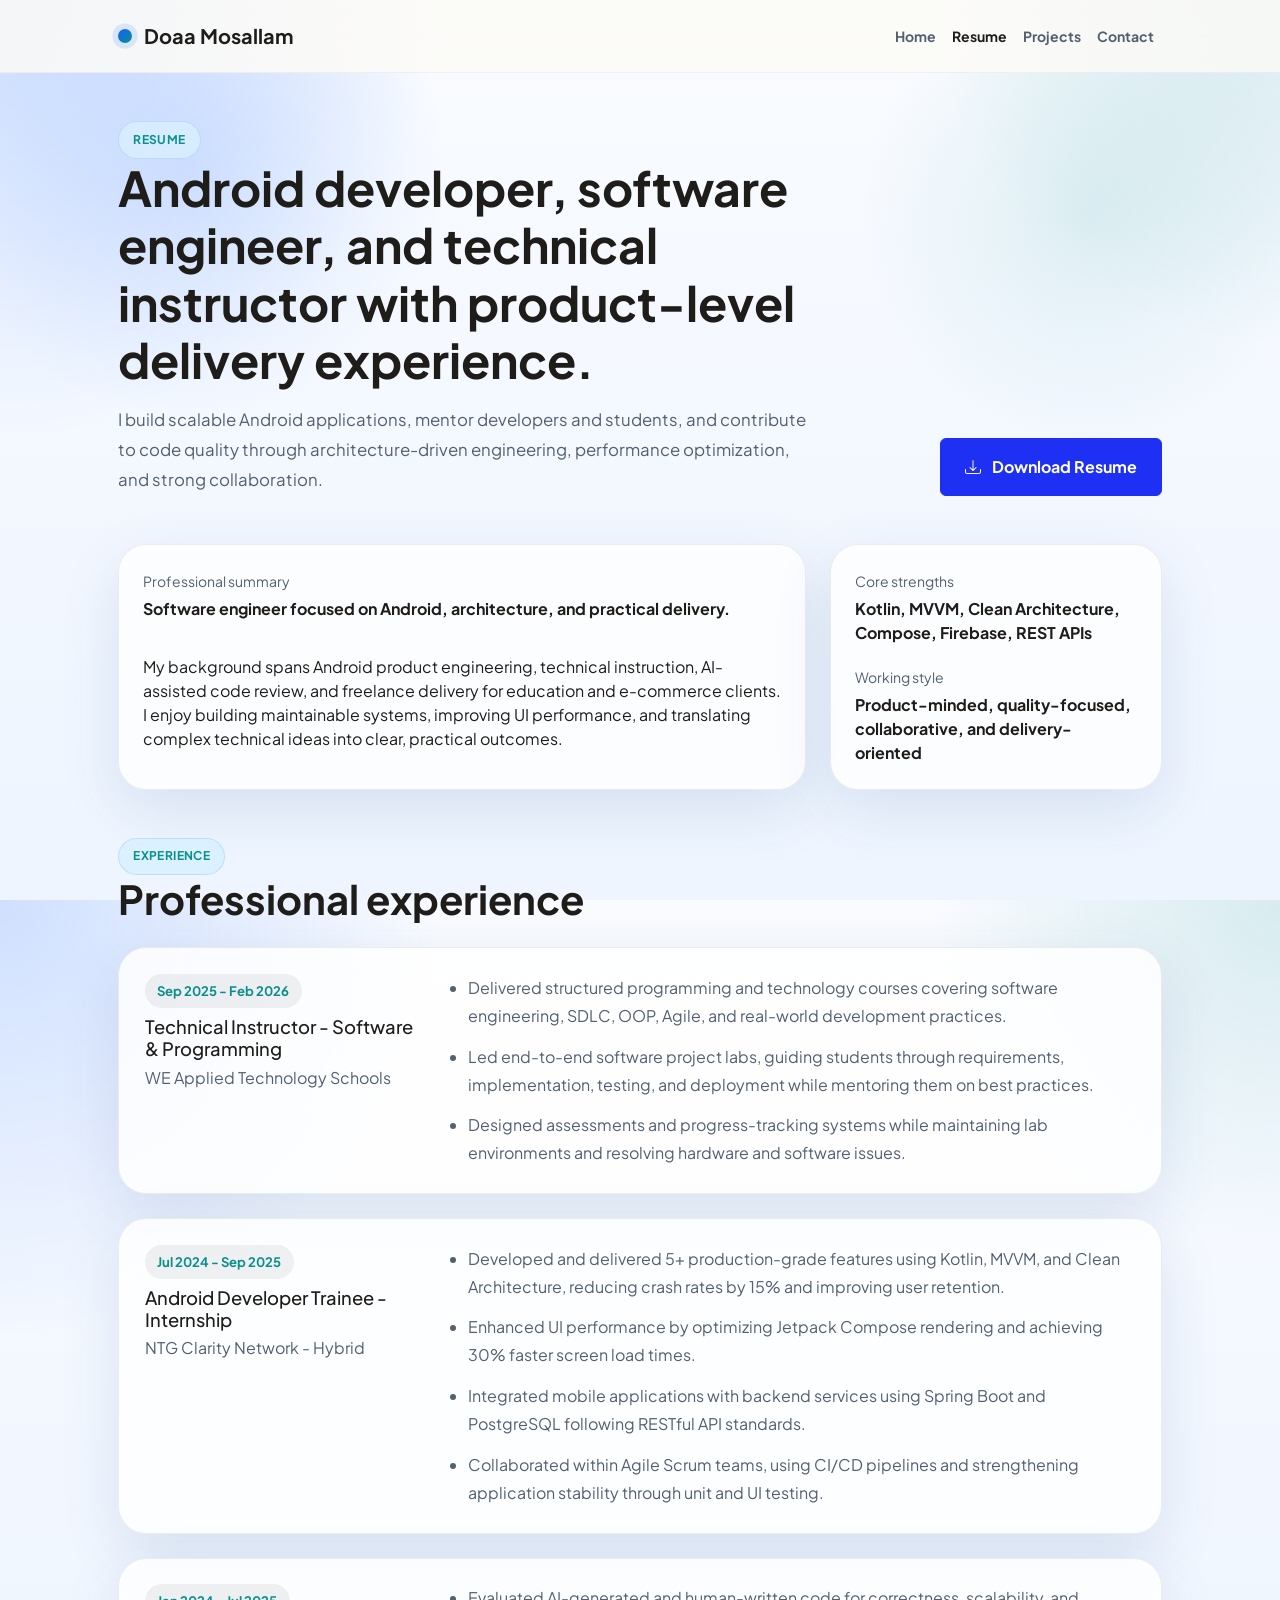
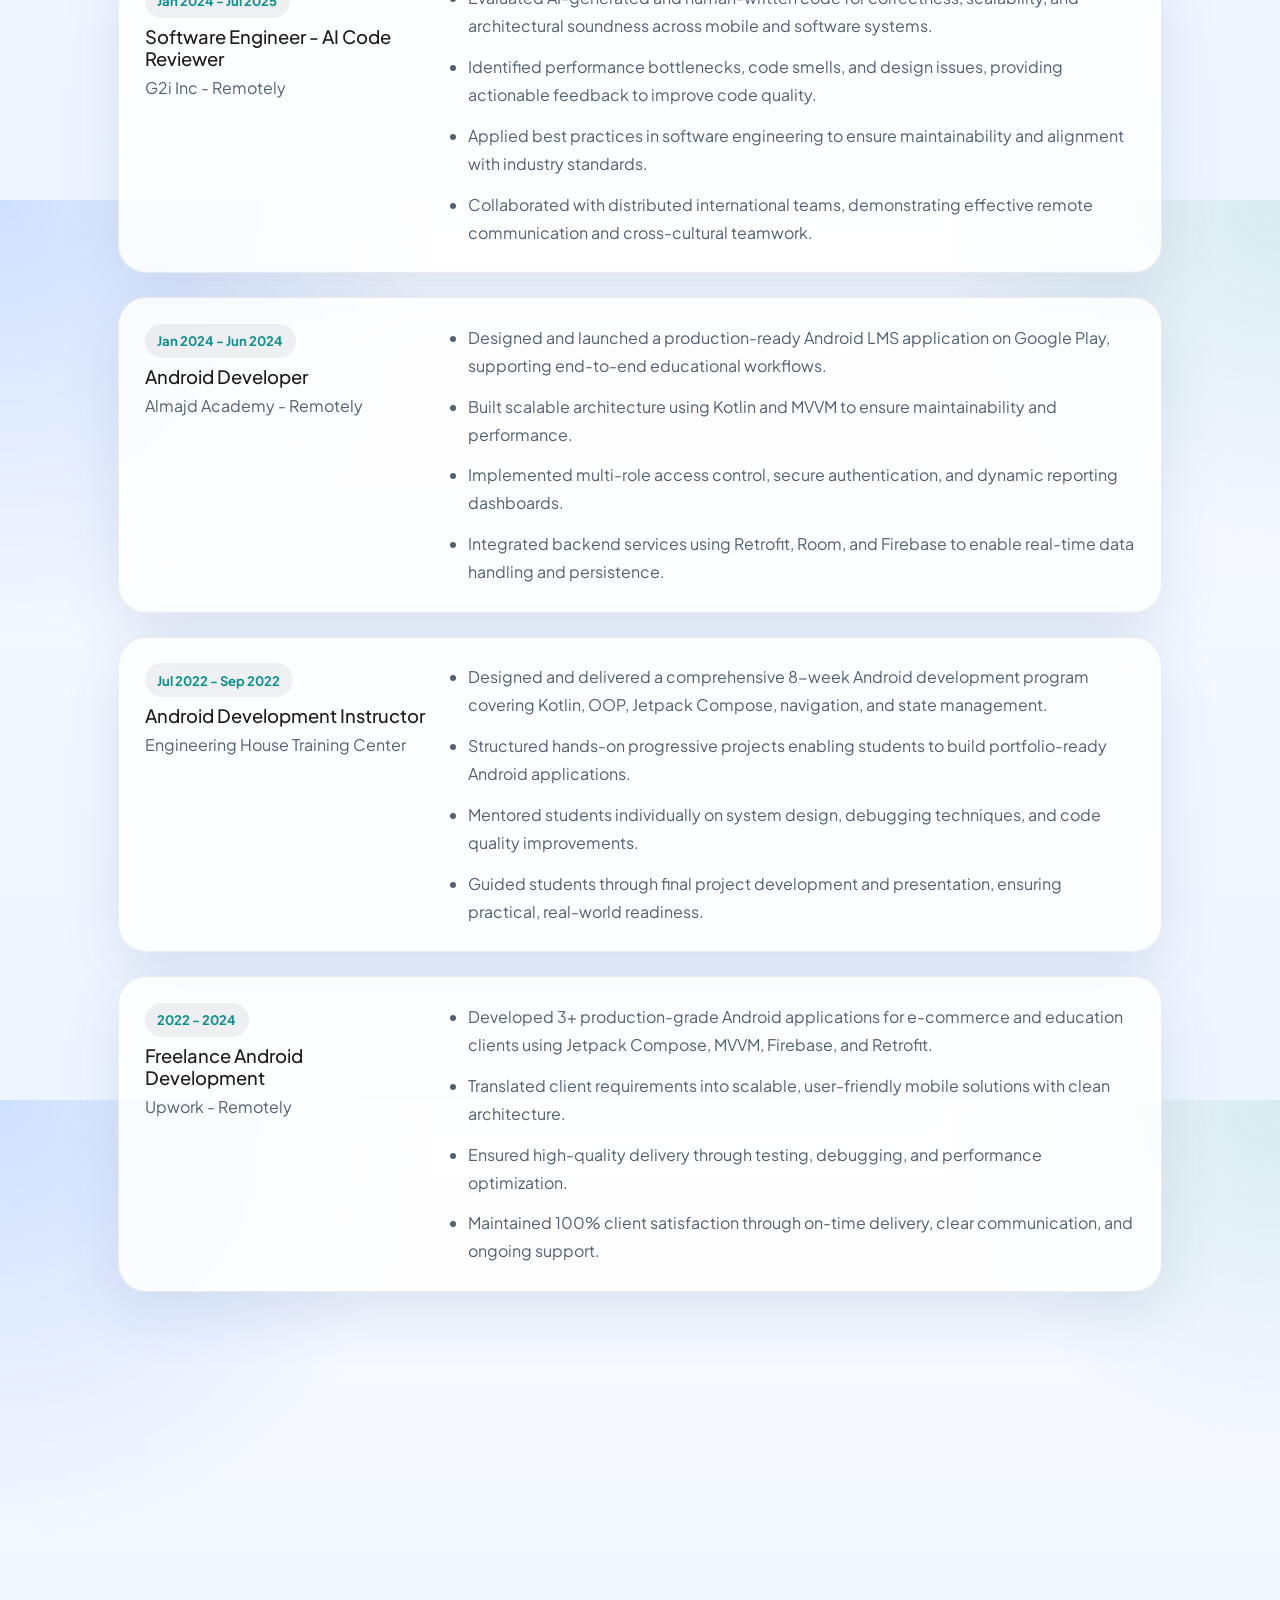
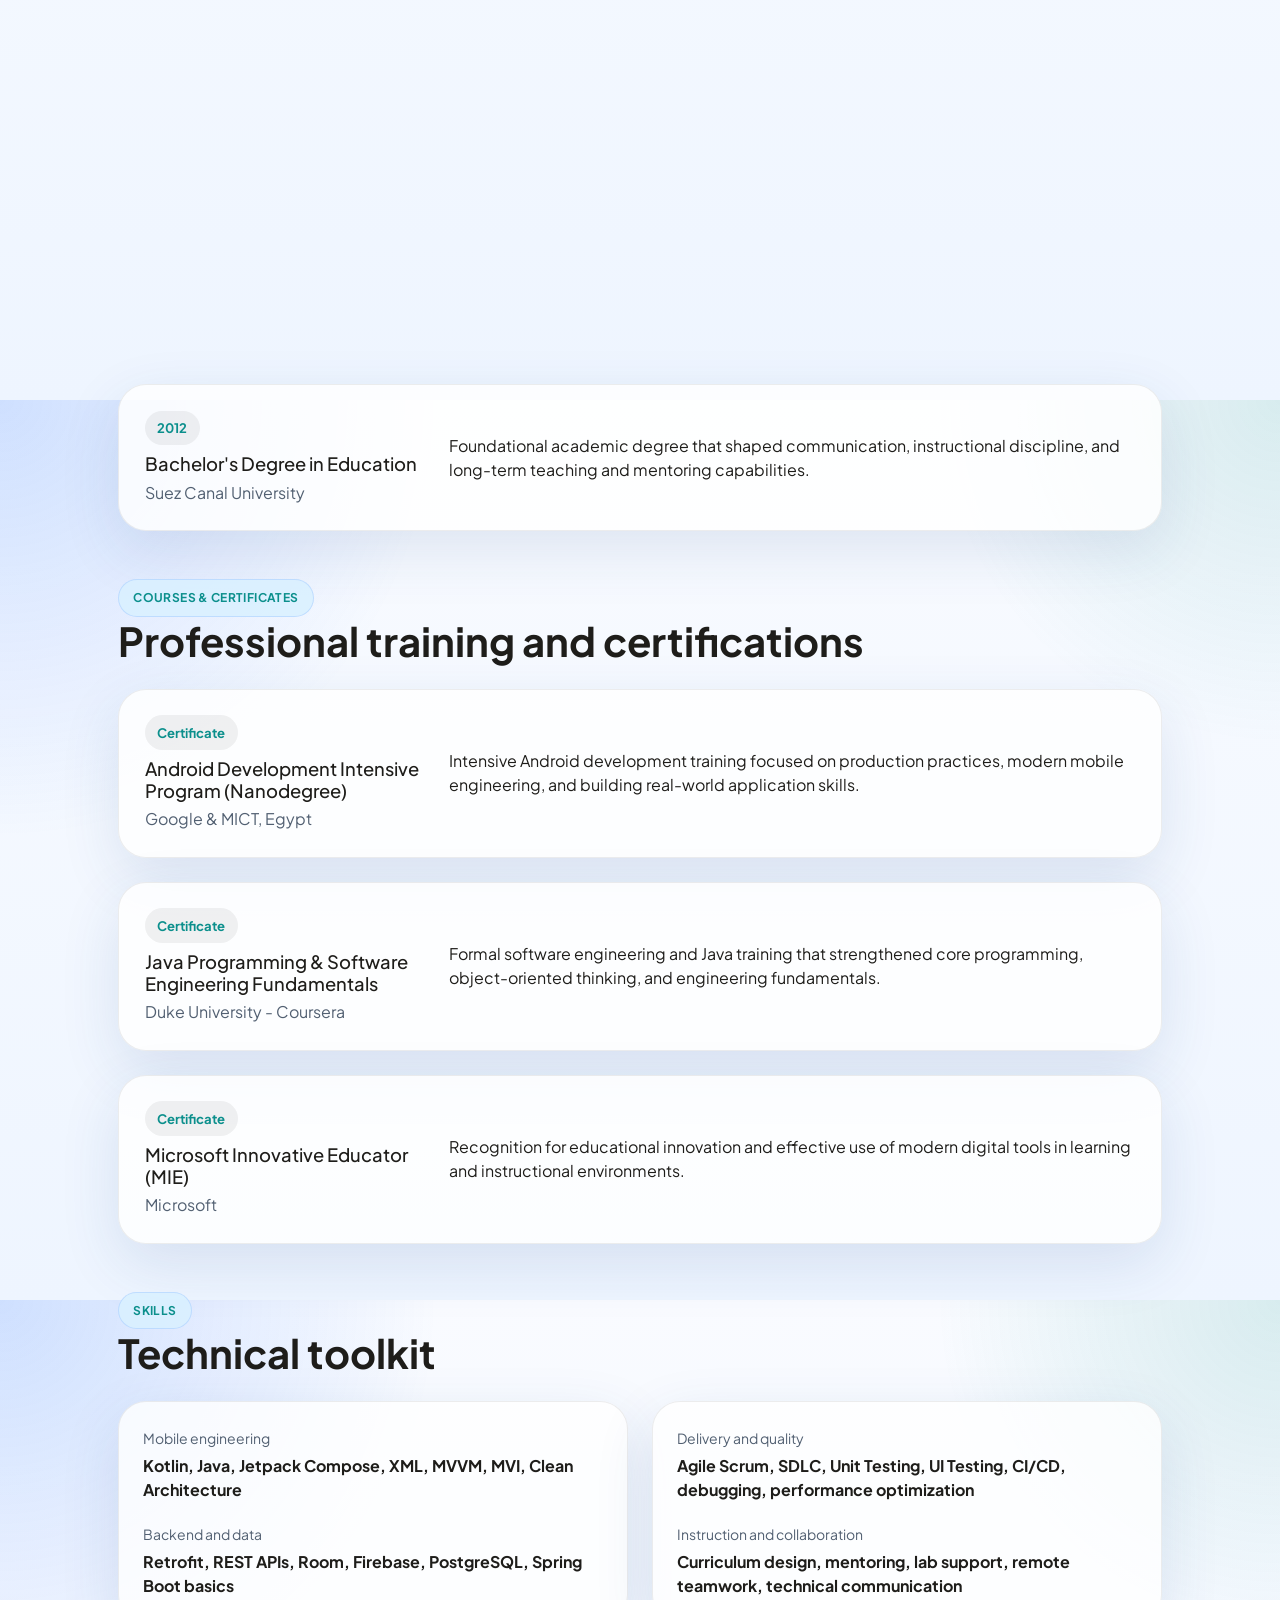
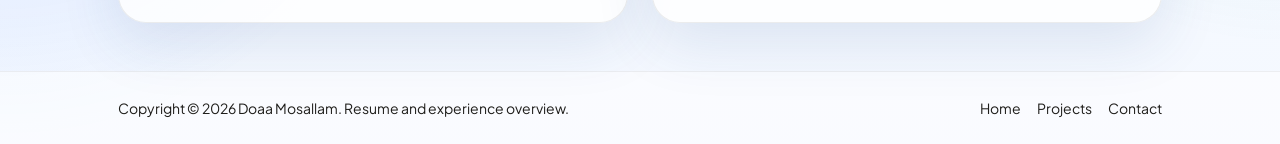
<file: resume.html>
<!DOCTYPE html>
<html lang="en">
<head>
    <meta charset="utf-8" />
    <meta name="viewport" content="width=device-width, initial-scale=1, shrink-to-fit=no" />
    <meta name="description" content="Resume of Doaa Mosallam, software engineer and Android developer with experience across Android development, technical instruction, AI code review, and freelance delivery." />
    <meta name="author" content="Doaa Mosallam" />
    <title>Resume | Doaa Mosallam</title>
    <link rel="icon" type="image/x-icon" href="assets/favicon.ico" />
    <link rel="preconnect" href="https://fonts.googleapis.com" />
    <link rel="preconnect" href="https://fonts.gstatic.com" crossorigin />
    <link href="https://fonts.googleapis.com/css2?family=Plus+Jakarta+Sans:wght@100;200;300;400;500;600;700;800;900&amp;display=swap" rel="stylesheet" />
    <link href="https://cdn.jsdelivr.net/npm/bootstrap-icons@1.8.1/font/bootstrap-icons.css" rel="stylesheet" />
    <link href="css/styles.css" rel="stylesheet" />
</head>
<body class="d-flex flex-column h-100 site-shell">
<main class="flex-shrink-0">
    <nav class="navbar navbar-expand-lg navbar-light glass-nav py-3">
        <div class="container px-4 px-lg-5">
            <a class="navbar-brand brand-mark" href="index.html"><span class="brand-dot"></span><span class="fw-bolder">Doaa Mosallam</span></a>
            <button class="navbar-toggler" type="button" data-bs-toggle="collapse" data-bs-target="#navbarSupportedContent" aria-controls="navbarSupportedContent" aria-expanded="false" aria-label="Toggle navigation"><span class="navbar-toggler-icon"></span></button>
            <div class="collapse navbar-collapse" id="navbarSupportedContent">
                <ul class="navbar-nav ms-auto mb-2 mb-lg-0 small fw-bolder">
                    <li class="nav-item"><a class="nav-link" href="index.html">Home</a></li>
                    <li class="nav-item"><a class="nav-link active" href="resume.html">Resume</a></li>
                    <li class="nav-item"><a class="nav-link" href="projects.html">Projects</a></li>
                    <li class="nav-item"><a class="nav-link" href="contact.html">Contact</a></li>
                </ul>
            </div>
        </div>
    </nav>


    <section class="page-hero">
        <div class="container px-4 px-lg-5 py-5">
            <div class="row justify-content-between align-items-end g-4">
                <div class="col-lg-8" data-reveal>
                    <span class="section-tag">Resume</span>
                    <h1 class="display-5 fw-bolder mb-3">Android developer, software engineer, and technical instructor with product-level delivery experience.</h1>
                    <p class="section-copy mb-0">
                        I build scalable Android applications, mentor developers and students, and contribute to code quality
                        through architecture-driven engineering, performance optimization, and strong collaboration.
                    </p>
                </div>
                <div class="col-lg-auto" data-reveal>
                    <a class="btn btn-primary px-4 py-3 fw-bolder" href="https://drive.google.com/drive/folders/19bfagl5IZ-qYOQGR0LG5zsEeblzoZCmN">
                        <span class="bi bi-download me-2"></span>
                        Download Resume
                    </a>
                </div>
            </div>
        </div>
    </section>

    <section class="pb-5">
        <div class="container px-4 px-lg-5">
            <div class="row g-4 mb-5">
                <div class="col-lg-8" data-reveal>
                    <div class="summary-panel h-100">
                        <div>
                            <small>Professional summary</small>
                            <strong>Software engineer focused on Android, architecture, and practical delivery.</strong>
                        </div>
                        <p class="mb-0">
                            My background spans Android product engineering, technical instruction, AI-assisted code review,
                            and freelance delivery for education and e-commerce clients. I enjoy building maintainable systems,
                            improving UI performance, and translating complex technical ideas into clear, practical outcomes.
                        </p>
                    </div>
                </div>
                <div class="col-lg-4" data-reveal>
                    <div class="summary-panel h-100">
                        <div>
                            <small>Core strengths</small>
                            <strong>Kotlin, MVVM, Clean Architecture, Compose, Firebase, REST APIs</strong>
                        </div>
                        <div>
                            <small>Working style</small>
                            <strong>Product-minded, quality-focused, collaborative, and delivery-oriented</strong>
                        </div>
                    </div>
                </div>
            </div>

            <div class="section-heading mb-4" data-reveal>
                <span class="section-tag">Experience</span>
                <h2 class="display-6 fw-bolder">Professional experience</h2>
            </div>

            <div class="resume-stack">
                <article class="resume-entry" data-reveal>
                    <div class="resume-entry-side">
                        <span class="resume-date">Sep 2025 - Feb 2026</span>
                        <h3>Technical Instructor - Software &amp; Programming</h3>
                        <p>WE Applied Technology Schools</p>
                    </div>
                    <div class="resume-entry-body">
                        <ul class="resume-bullets">
                            <li>Delivered structured programming and technology courses covering software engineering, SDLC, OOP, Agile, and real-world development practices.</li>
                            <li>Led end-to-end software project labs, guiding students through requirements, implementation, testing, and deployment while mentoring them on best practices.</li>
                            <li>Designed assessments and progress-tracking systems while maintaining lab environments and resolving hardware and software issues.</li>
                        </ul>
                    </div>
                </article>

                <article class="resume-entry" data-reveal>
                    <div class="resume-entry-side">
                        <span class="resume-date">Jul 2024 - Sep 2025</span>
                        <h3>Android Developer Trainee - Internship</h3>
                        <p>NTG Clarity Network - Hybrid</p>
                    </div>
                    <div class="resume-entry-body">
                        <ul class="resume-bullets">
                            <li>Developed and delivered 5+ production-grade features using Kotlin, MVVM, and Clean Architecture, reducing crash rates by 15% and improving user retention.</li>
                            <li>Enhanced UI performance by optimizing Jetpack Compose rendering and achieving 30% faster screen load times.</li>
                            <li>Integrated mobile applications with backend services using Spring Boot and PostgreSQL following RESTful API standards.</li>
                            <li>Collaborated within Agile Scrum teams, using CI/CD pipelines and strengthening application stability through unit and UI testing.</li>
                        </ul>
                    </div>
                </article>

                <article class="resume-entry" data-reveal>
                    <div class="resume-entry-side">
                        <span class="resume-date">Jan 2024 - Jul 2025</span>
                        <h3>Software Engineer - AI Code Reviewer</h3>
                        <p>G2i Inc - Remotely</p>
                    </div>
                    <div class="resume-entry-body">
                        <ul class="resume-bullets">
                            <li>Evaluated AI-generated and human-written code for correctness, scalability, and architectural soundness across mobile and software systems.</li>
                            <li>Identified performance bottlenecks, code smells, and design issues, providing actionable feedback to improve code quality.</li>
                            <li>Applied best practices in software engineering to ensure maintainability and alignment with industry standards.</li>
                            <li>Collaborated with distributed international teams, demonstrating effective remote communication and cross-cultural teamwork.</li>
                        </ul>
                    </div>
                </article>

                <article class="resume-entry" data-reveal>
                    <div class="resume-entry-side">
                        <span class="resume-date">Jan 2024 - Jun 2024</span>
                        <h3>Android Developer</h3>
                        <p>Almajd Academy - Remotely</p>
                    </div>
                    <div class="resume-entry-body">
                        <ul class="resume-bullets">
                            <li>Designed and launched a production-ready Android LMS application on Google Play, supporting end-to-end educational workflows.</li>
                            <li>Built scalable architecture using Kotlin and MVVM to ensure maintainability and performance.</li>
                            <li>Implemented multi-role access control, secure authentication, and dynamic reporting dashboards.</li>
                            <li>Integrated backend services using Retrofit, Room, and Firebase to enable real-time data handling and persistence.</li>
                        </ul>
                    </div>
                </article>

                <article class="resume-entry" data-reveal>
                    <div class="resume-entry-side">
                        <span class="resume-date">Jul 2022 - Sep 2022</span>
                        <h3>Android Development Instructor</h3>
                        <p>Engineering House Training Center</p>
                    </div>
                    <div class="resume-entry-body">
                        <ul class="resume-bullets">
                            <li>Designed and delivered a comprehensive 8-week Android development program covering Kotlin, OOP, Jetpack Compose, navigation, and state management.</li>
                            <li>Structured hands-on progressive projects enabling students to build portfolio-ready Android applications.</li>
                            <li>Mentored students individually on system design, debugging techniques, and code quality improvements.</li>
                            <li>Guided students through final project development and presentation, ensuring practical, real-world readiness.</li>
                        </ul>
                    </div>
                </article>

                <article class="resume-entry" data-reveal>
                    <div class="resume-entry-side">
                        <span class="resume-date">2022 - 2024</span>
                        <h3>Freelance Android Development</h3>
                        <p>Upwork - Remotely</p>
                    </div>
                    <div class="resume-entry-body">
                        <ul class="resume-bullets">
                            <li>Developed 3+ production-grade Android applications for e-commerce and education clients using Jetpack Compose, MVVM, Firebase, and Retrofit.</li>
                            <li>Translated client requirements into scalable, user-friendly mobile solutions with clean architecture.</li>
                            <li>Ensured high-quality delivery through testing, debugging, and performance optimization.</li>
                            <li>Maintained 100% client satisfaction through on-time delivery, clear communication, and ongoing support.</li>
                        </ul>
                    </div>
                </article>
            </div>

            <div class="section-heading mt-5 mb-4" data-reveal>
                <span class="section-tag">Education</span>
                <h2 class="display-6 fw-bolder">Academic background</h2>
            </div>

            <div class="resume-stack">
                <article class="resume-entry compact" data-reveal>
                    <div class="resume-entry-side">
                        <span class="resume-date">2024 - 2026</span>
                        <h3>Diploma in Computer Science</h3>
                        <p>Cairo University</p>
                    </div>
                    <div class="resume-entry-body">
                        <p class="mb-0">Currently expanding technical depth through formal computer science study, reinforcing software engineering, systems thinking, and applied development knowledge.</p>
                    </div>
                </article>

                <article class="resume-entry compact" data-reveal>
                    <div class="resume-entry-side">
                        <span class="resume-date">2014</span>
                        <h3>Special Diploma in Education</h3>
                        <p>Suez University</p>
                    </div>
                    <div class="resume-entry-body">
                        <p class="mb-0">Advanced academic study in education and curriculum development, strengthening instructional design and structured teaching practice.</p>
                    </div>
                </article>

                <article class="resume-entry compact" data-reveal>
                    <div class="resume-entry-side">
                        <span class="resume-date">2013</span>
                        <h3>Professional Diploma in Education</h3>
                        <p>Suez University</p>
                    </div>
                    <div class="resume-entry-body">
                        <p class="mb-0">Professional preparation in educational methodologies and learning design with a strong practical orientation.</p>
                    </div>
                </article>

                <article class="resume-entry compact" data-reveal>
                    <div class="resume-entry-side">
                        <span class="resume-date">2012</span>
                        <h3>Bachelor's Degree in Education</h3>
                        <p>Suez Canal University</p>
                    </div>
                    <div class="resume-entry-body">
                        <p class="mb-0">Foundational academic degree that shaped communication, instructional discipline, and long-term teaching and mentoring capabilities.</p>
                    </div>
                </article>
            </div>

            <div class="section-heading mt-5 mb-4" data-reveal>
                <span class="section-tag">Courses &amp; Certificates</span>
                <h2 class="display-6 fw-bolder">Professional training and certifications</h2>
            </div>

            <div class="resume-stack">
                <article class="resume-entry compact" data-reveal>
                    <div class="resume-entry-side">
                        <span class="resume-date">Certificate</span>
                        <h3>Android Development Intensive Program (Nanodegree)</h3>
                        <p>Google &amp; MICT, Egypt</p>
                    </div>
                    <div class="resume-entry-body">
                        <p class="mb-0">Intensive Android development training focused on production practices, modern mobile engineering, and building real-world application skills.</p>
                    </div>
                </article>

                <article class="resume-entry compact" data-reveal>
                    <div class="resume-entry-side">
                        <span class="resume-date">Certificate</span>
                        <h3>Java Programming &amp; Software Engineering Fundamentals</h3>
                        <p>Duke University - Coursera</p>
                    </div>
                    <div class="resume-entry-body">
                        <p class="mb-0">Formal software engineering and Java training that strengthened core programming, object-oriented thinking, and engineering fundamentals.</p>
                    </div>
                </article>

                <article class="resume-entry compact" data-reveal>
                    <div class="resume-entry-side">
                        <span class="resume-date">Certificate</span>
                        <h3>Microsoft Innovative Educator (MIE)</h3>
                        <p>Microsoft</p>
                    </div>
                    <div class="resume-entry-body">
                        <p class="mb-0">Recognition for educational innovation and effective use of modern digital tools in learning and instructional environments.</p>
                    </div>
                </article>
            </div>

            <div class="section-heading mt-5 mb-4" data-reveal>
                <span class="section-tag">Skills</span>
                <h2 class="display-6 fw-bolder">Technical toolkit</h2>
            </div>

            <div class="row g-4">
                <div class="col-lg-6" data-reveal>
                    <div class="summary-panel h-100">
                        <div>
                            <small>Mobile engineering</small>
                            <strong>Kotlin, Java, Jetpack Compose, XML, MVVM, MVI, Clean Architecture</strong>
                        </div>
                        <div>
                            <small>Backend and data</small>
                            <strong>Retrofit, REST APIs, Room, Firebase, PostgreSQL, Spring Boot basics</strong>
                        </div>
                    </div>
                </div>
                <div class="col-lg-6" data-reveal>
                    <div class="summary-panel h-100">
                        <div>
                            <small>Delivery and quality</small>
                            <strong>Agile Scrum, SDLC, Unit Testing, UI Testing, CI/CD, debugging, performance optimization</strong>
                        </div>
                        <div>
                            <small>Instruction and collaboration</small>
                            <strong>Curriculum design, mentoring, lab support, remote teamwork, technical communication</strong>
                        </div>
                    </div>
                </div>
            </div>
        </div>
    </section>
</main>

<footer class="site-footer py-4 mt-auto">
    <div class="container px-4 px-lg-5">
        <div class="row align-items-center justify-content-between flex-column flex-sm-row g-3">
            <div class="col-auto"><div class="small m-0">Copyright &copy; <span id="currentYear">2026</span> Doaa Mosallam. Resume and experience overview.</div></div>
            <div class="col-auto">
                <div class="footer-links">
                    <a class="small" href="index.html">Home</a>
                    <a class="small" href="projects.html">Projects</a>
                    <a class="small" href="contact.html">Contact</a>
                </div>
            </div>
        </div>
    </div>
</footer>

<script src="https://cdn.jsdelivr.net/npm/bootstrap@5.2.3/dist/js/bootstrap.bundle.min.js"></script>
<script src="js/scripts.js"></script>
</body>
</html>
</file>
